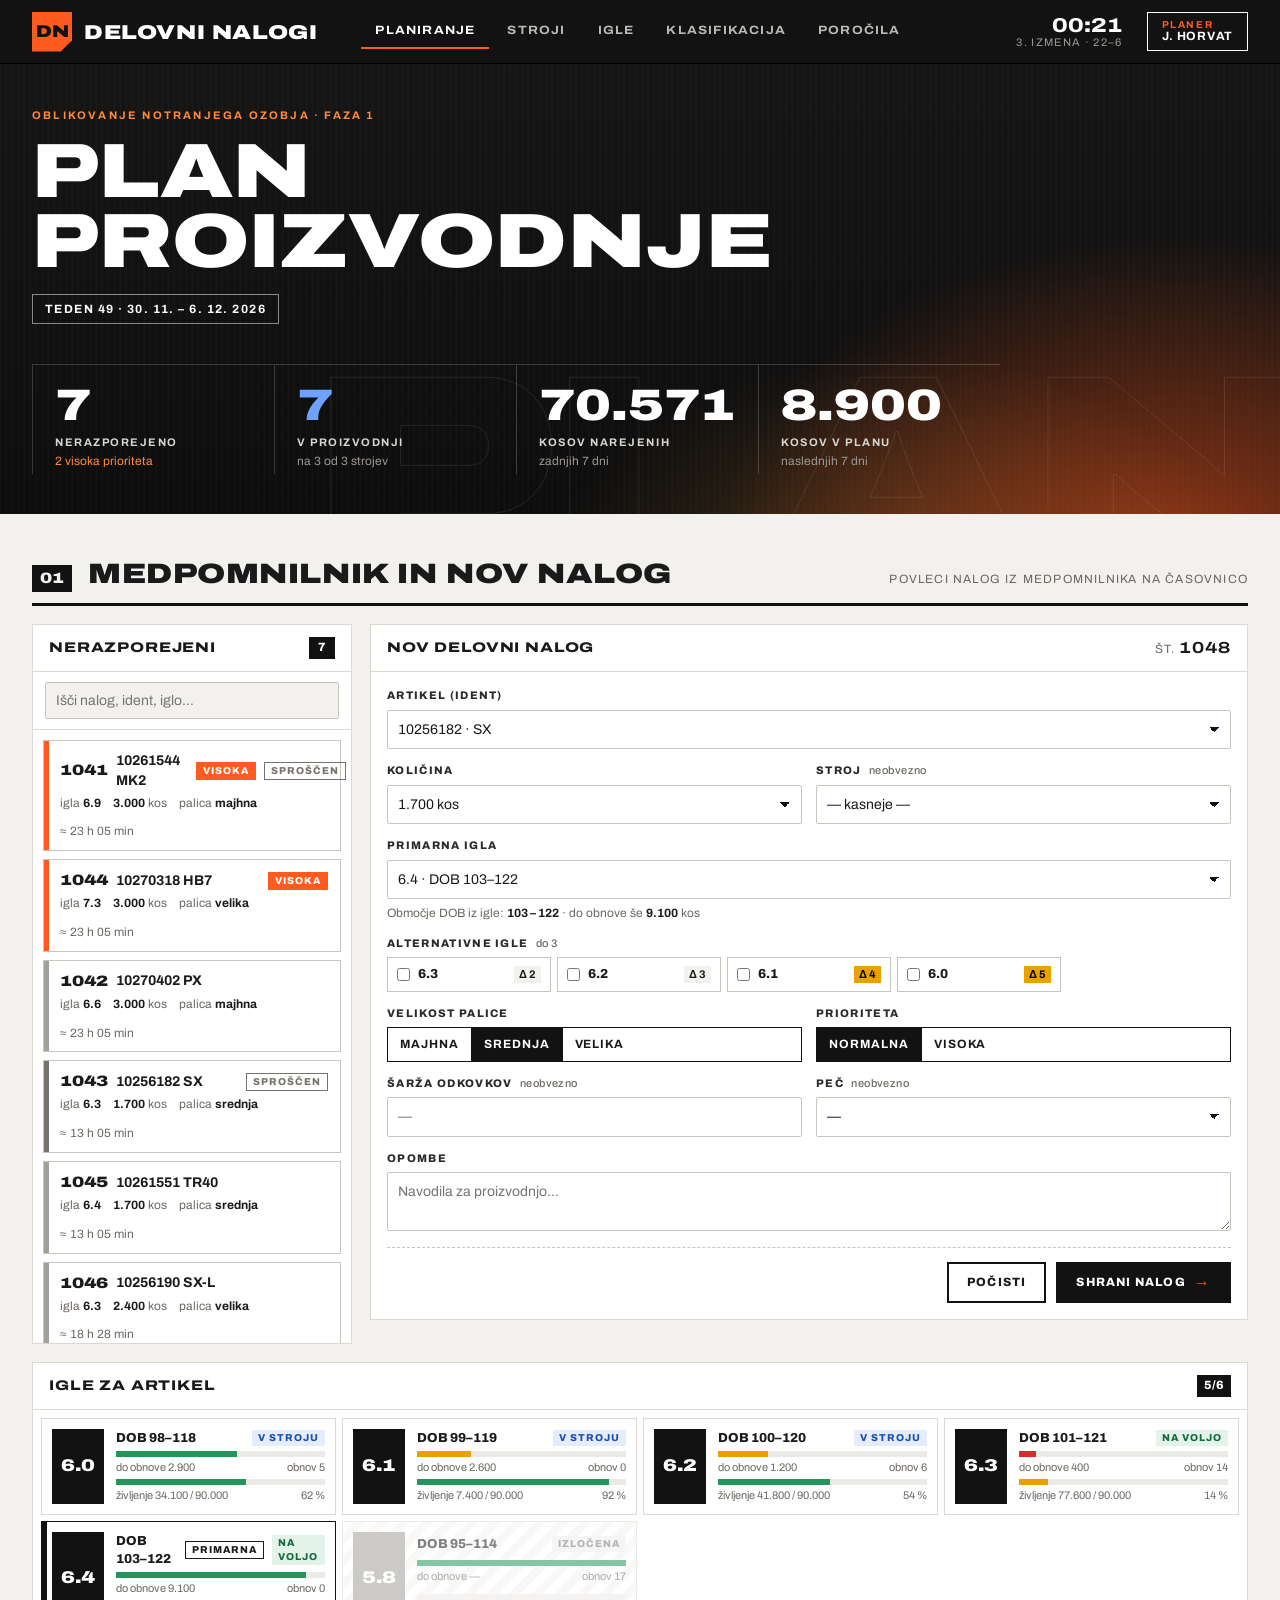
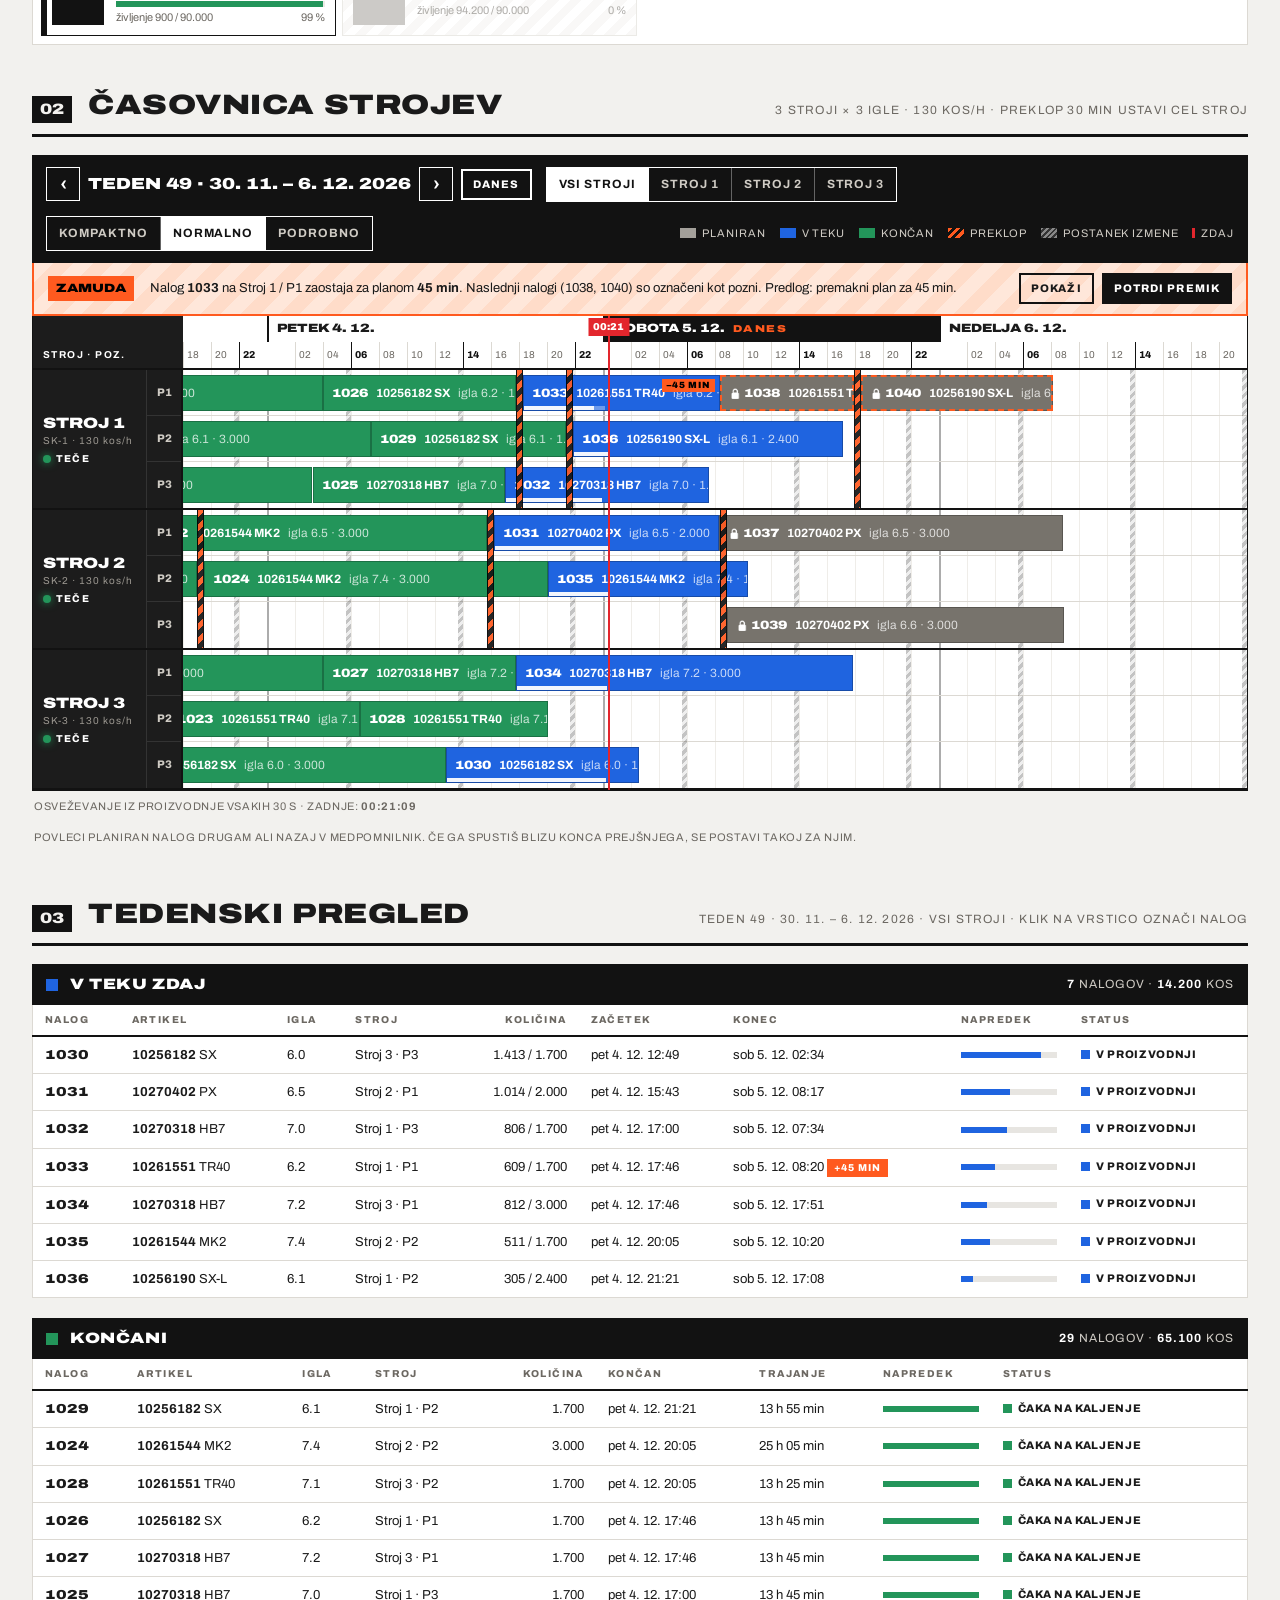
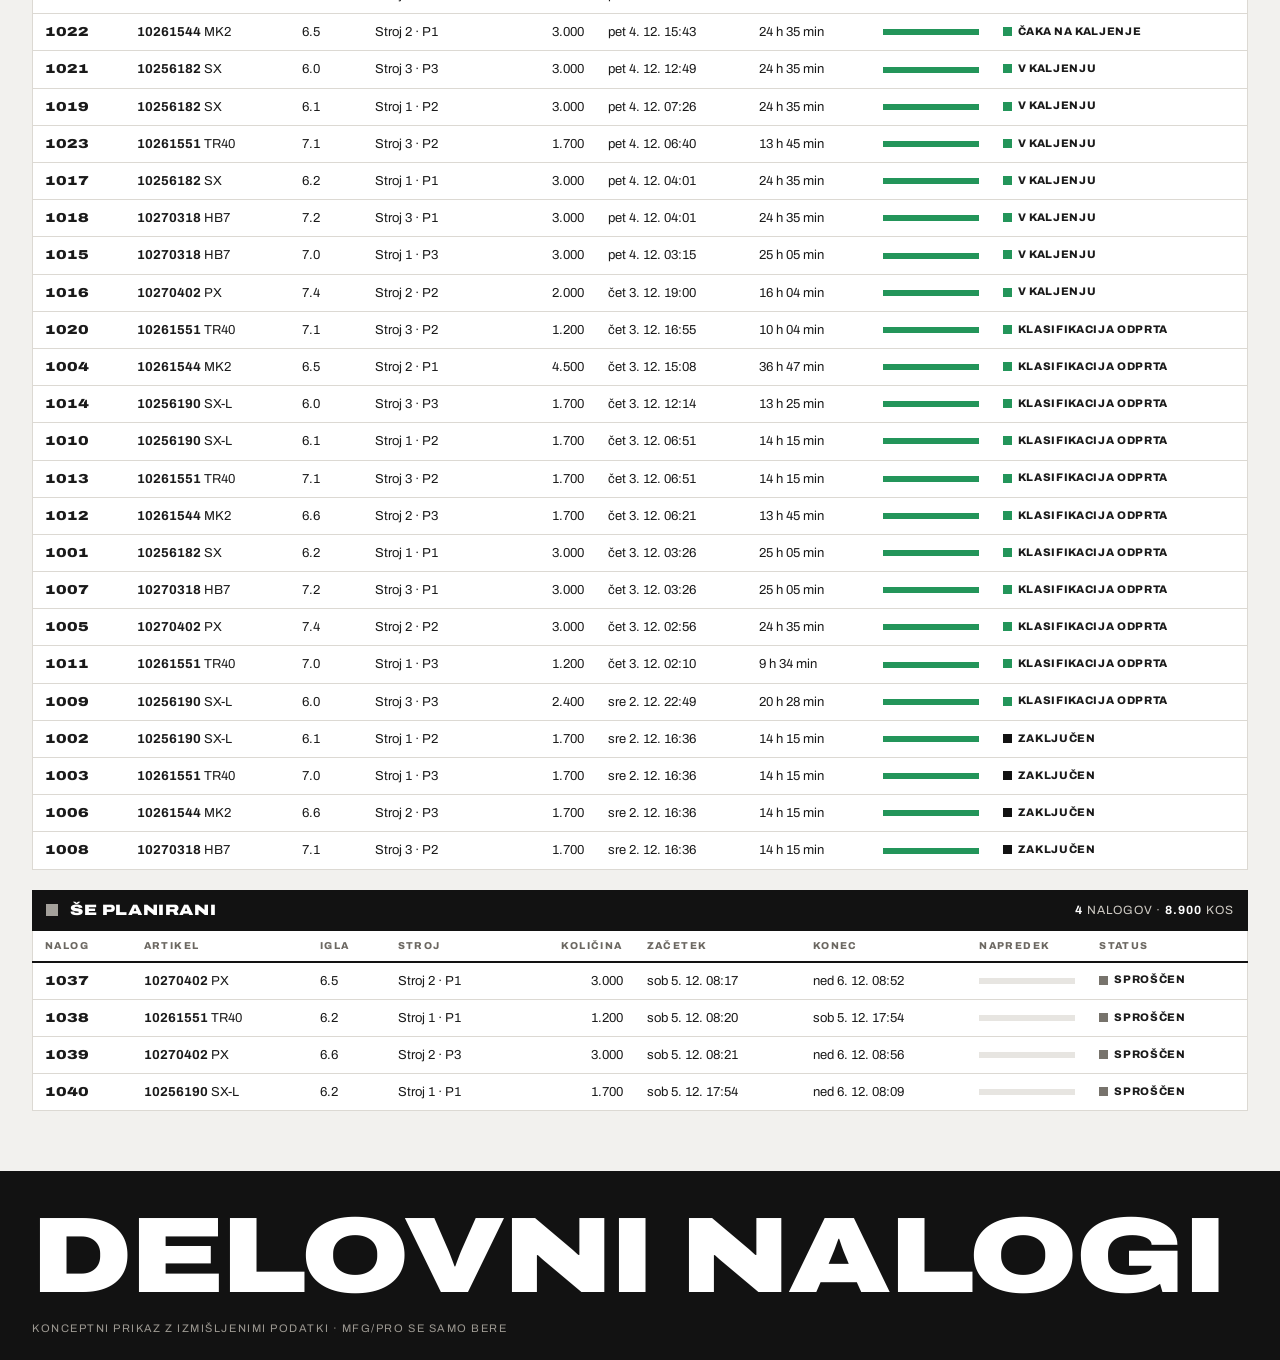
<file: planer/index.html>
<!doctype html>
<html lang="sl">
<head>
<meta charset="utf-8">
<meta name="viewport" content="width=device-width, initial-scale=1">
<title>Planiranje · Delovni nalogi</title>
<link rel="stylesheet" href="css/planer.css">
</head>
<body>

<!-- ============ ZGORNJA VRSTICA ============ -->
<header class="topbar">
  <div class="brand">
    <span class="brand-mark">DN</span>
    <span class="brand-text">DELOVNI NALOGI</span>
  </div>
  <nav class="mainnav">
    <a href="#" class="active">Planiranje</a>
    <a href="#">Stroji</a>
    <a href="#">Igle</a>
    <a href="#">Klasifikacija</a>
    <a href="#">Poročila</a>
  </nav>
  <div class="topbar-right">
    <div class="clock"><span id="clock-time">--:--</span><span id="clock-shift">izmena</span></div>
    <div class="user"><span class="user-role">PLANER</span><span class="user-name">J. Horvat</span></div>
  </div>
</header>

<!-- ============ HERO ============ -->
<section class="hero">
  <div class="hero-bg" aria-hidden="true">PLAN</div>
  <div class="hero-inner">
    <div class="hero-title">
      <div class="eyebrow">Oblikovanje notranjega ozobja · faza 1</div>
      <h1>Plan<br>proizvodnje</h1>
      <div class="hero-week" id="hero-week">Teden --</div>
    </div>
    <div class="kpis">
      <div class="kpi"><div class="kpi-num" id="kpi-buffer">0</div><div class="kpi-lbl">Nerazporejeno</div><div class="kpi-sub" id="kpi-buffer-sub">&nbsp;</div></div>
      <div class="kpi kpi-run"><div class="kpi-num" id="kpi-running">0</div><div class="kpi-lbl">V proizvodnji</div><div class="kpi-sub" id="kpi-running-sub">&nbsp;</div></div>
      <div class="kpi"><div class="kpi-num" id="kpi-done">0</div><div class="kpi-lbl">Kosov narejenih</div><div class="kpi-sub">zadnjih 7 dni</div></div>
      <div class="kpi"><div class="kpi-num" id="kpi-planned">0</div><div class="kpi-lbl">Kosov v planu</div><div class="kpi-sub">naslednjih 7 dni</div></div>
    </div>
  </div>
</section>

<main>

  <!-- ============ 01 MEDPOMNILNIK + NOV NALOG ============ -->
  <section class="block" id="sec-buffer">
    <div class="block-head">
      <span class="block-idx">01</span>
      <h2>Medpomnilnik in nov nalog</h2>
      <span class="block-hint">Povleci nalog iz medpomnilnika na časovnico</span>
    </div>

    <div class="grid-top">
      <!-- medpomnilnik -->
      <div class="panel panel-buffer">
        <div class="panel-head">
          <h3>Nerazporejeni</h3>
          <span class="count" id="buffer-count">0</span>
        </div>
        <div class="buffer-tools">
          <input type="search" id="buffer-search" placeholder="Išči nalog, ident, iglo…">
        </div>
        <ul class="buffer-list" id="buffer-list"></ul>
        <div class="buffer-drop-hint">Spusti sem, da odstraniš s časovnice</div>
      </div>

      <!-- nov nalog -->
      <div class="panel panel-form">
        <div class="panel-head">
          <h3>Nov delovni nalog</h3>
          <span class="next-no">št. <b id="next-no">----</b></span>
        </div>
        <form id="order-form" autocomplete="off">
          <div class="f-row">
            <label class="f f-wide">
              <span>Artikel (ident)</span>
              <select id="f-article" required></select>
            </label>
          </div>
          <div class="f-row">
            <label class="f">
              <span>Količina</span>
              <select id="f-qty"></select>
              <input type="number" id="f-qty-manual" min="1" step="1" placeholder="Vpiši količino" class="hidden">
            </label>
            <label class="f">
              <span>Stroj <em>neobvezno</em></span>
              <select id="f-machine"><option value="">— kasneje —</option></select>
            </label>
          </div>
          <div class="f-row">
            <label class="f f-wide">
              <span>Primarna igla</span>
              <select id="f-needle" required></select>
              <small class="f-note" id="f-needle-range">&nbsp;</small>
            </label>
          </div>
          <div class="f">
            <span class="f-lbl">Alternativne igle <em>do 3</em></span>
            <div class="alt-list" id="f-alts"></div>
          </div>
          <div class="f-row">
            <div class="f">
              <span class="f-lbl">Velikost palice</span>
              <div class="seg" id="f-rod">
                <button type="button" data-v="majhna">Majhna</button>
                <button type="button" data-v="srednja">Srednja</button>
                <button type="button" data-v="velika">Velika</button>
              </div>
            </div>
            <div class="f">
              <span class="f-lbl">Prioriteta</span>
              <div class="seg seg-prio" id="f-prio">
                <button type="button" data-v="normalna" class="on">Normalna</button>
                <button type="button" data-v="visoka">Visoka</button>
              </div>
            </div>
          </div>
          <div class="f-row">
            <label class="f">
              <span>Šarža odkovkov <em>neobvezno</em></span>
              <input type="text" id="f-batch" placeholder="—">
            </label>
            <label class="f">
              <span>Peč <em>neobvezno</em></span>
              <select id="f-furnace"><option value="">—</option></select>
            </label>
          </div>
          <label class="f f-wide">
            <span>Opombe</span>
            <textarea id="f-notes" rows="2" placeholder="Navodila za proizvodnjo…"></textarea>
          </label>
          <div class="f-actions">
            <button type="reset" class="btn btn-ghost">Počisti</button>
            <button type="submit" class="btn btn-primary">Shrani nalog <span class="arrow">→</span></button>
          </div>
        </form>
      </div>

      <!-- igle + detajl -->
      <div class="col-right">
        <div class="panel panel-needles">
          <div class="panel-head">
            <h3>Igle za artikel</h3>
            <span class="count" id="needle-count">0</span>
          </div>
          <ul class="needle-list" id="needle-list"></ul>
        </div>
      </div>
    </div>

  </section>

  <!-- ============ 02 ČASOVNICA ============ -->
  <section class="block" id="sec-timeline">
    <div class="block-head">
      <span class="block-idx">02</span>
      <h2>Časovnica strojev</h2>
      <span class="block-hint">3 stroji × 3 igle · 130 kos/h · preklop 30 min ustavi cel stroj</span>
    </div>

    <div class="tl-bar">
      <div class="week-nav">
        <button class="icon-btn" id="week-prev" title="Prejšnji teden">‹</button>
        <div class="week-label" id="week-label">Teden --</div>
        <button class="icon-btn" id="week-next" title="Naslednji teden">›</button>
        <button class="btn btn-ghost btn-sm" id="week-today">Danes</button>
      </div>
      <div class="seg seg-dark" id="machine-filter"></div>
      <div class="seg seg-dark" id="zoom">
        <button type="button" data-v="8">Kompaktno</button>
        <button type="button" data-v="14" class="on">Normalno</button>
        <button type="button" data-v="26">Podrobno</button>
      </div>
      <div class="legend">
        <span><i class="lg lg-planned"></i>Planiran</span>
        <span><i class="lg lg-running"></i>V teku</span>
        <span><i class="lg lg-done"></i>Končan</span>
        <span><i class="lg lg-co"></i>Preklop</span>
        <span><i class="lg lg-stop"></i>Postanek izmene</span>
        <span><i class="lg lg-now"></i>Zdaj</span>
      </div>
    </div>

    <div class="late-banner hidden" id="late-banner"></div>

    <div class="tl" id="timeline"></div>
    <div class="tl-foot">
      <span>Osveževanje iz proizvodnje vsakih 30 s · zadnje: <b id="last-refresh">--</b></span>
      <span>Povleci planiran nalog drugam ali nazaj v medpomnilnik. Če ga spustiš blizu konca prejšnjega, se postavi takoj za njim.</span>
    </div>
  </section>

  <!-- ============ 03 TEDENSKI PREGLED ============ -->
  <section class="block" id="sec-week">
    <div class="block-head">
      <span class="block-idx">03</span>
      <h2>Tedenski pregled</h2>
      <span class="block-hint" id="week-hint">Klik na vrstico označi nalog na časovnici</span>
    </div>
    <div id="week-groups"></div>
  </section>

</main>

<footer class="foot">
  <div class="foot-word">DELOVNI NALOGI</div>
  <div class="foot-meta">Konceptni prikaz z izmišljenimi podatki · MFG/PRO se samo bere</div>
</footer>

<!-- detajl naloga (predal desno) -->
<aside class="drawer" id="detail" aria-label="Detajl naloga"></aside>

<!-- modal + toast -->
<div class="modal-wrap hidden" id="modal"><div class="modal" id="modal-box"></div></div>
<div class="toasts" id="toasts"></div>

<script src="js/lib/jquery-3.7.1.min.js"></script>
<script src="js/lib/jquery-ui-1.14.1.min.js"></script>
<script src="js/data.js"></script>
<script src="js/planer.js"></script>
</body>
</html>
</file>
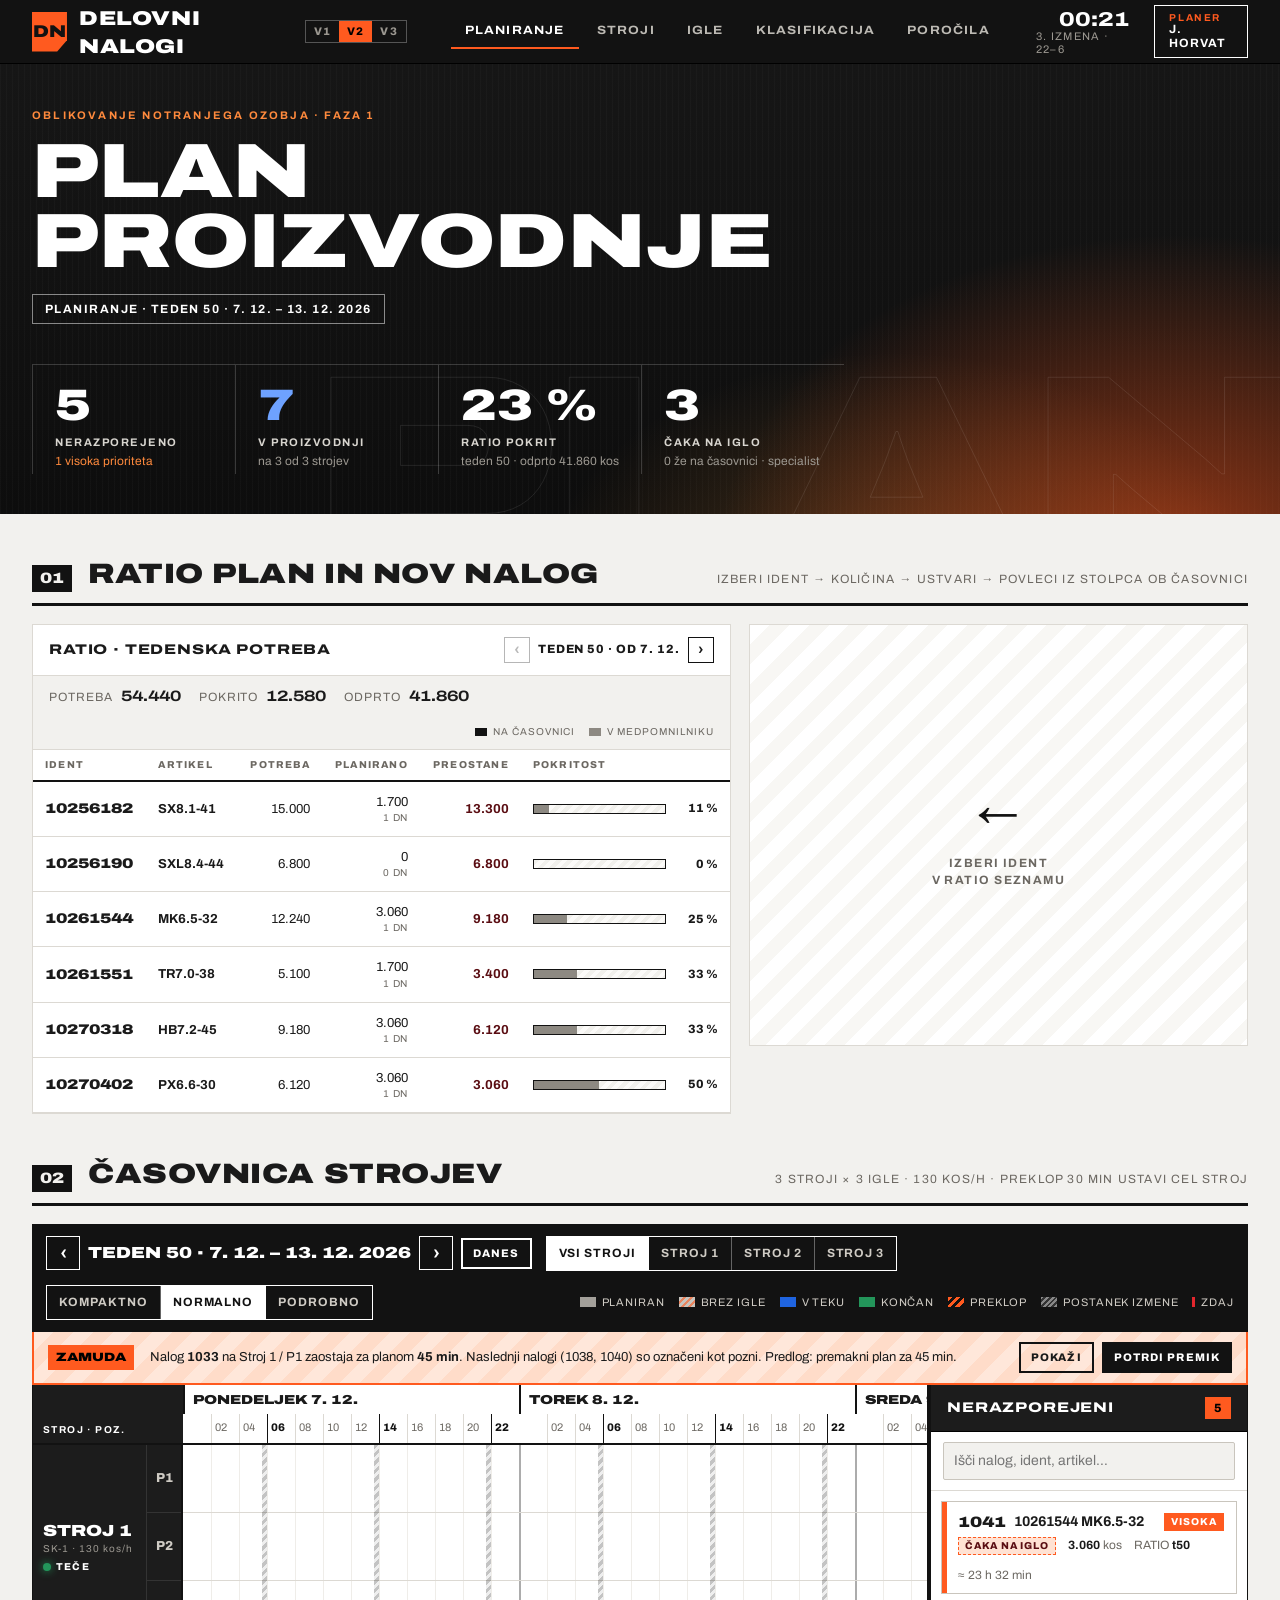
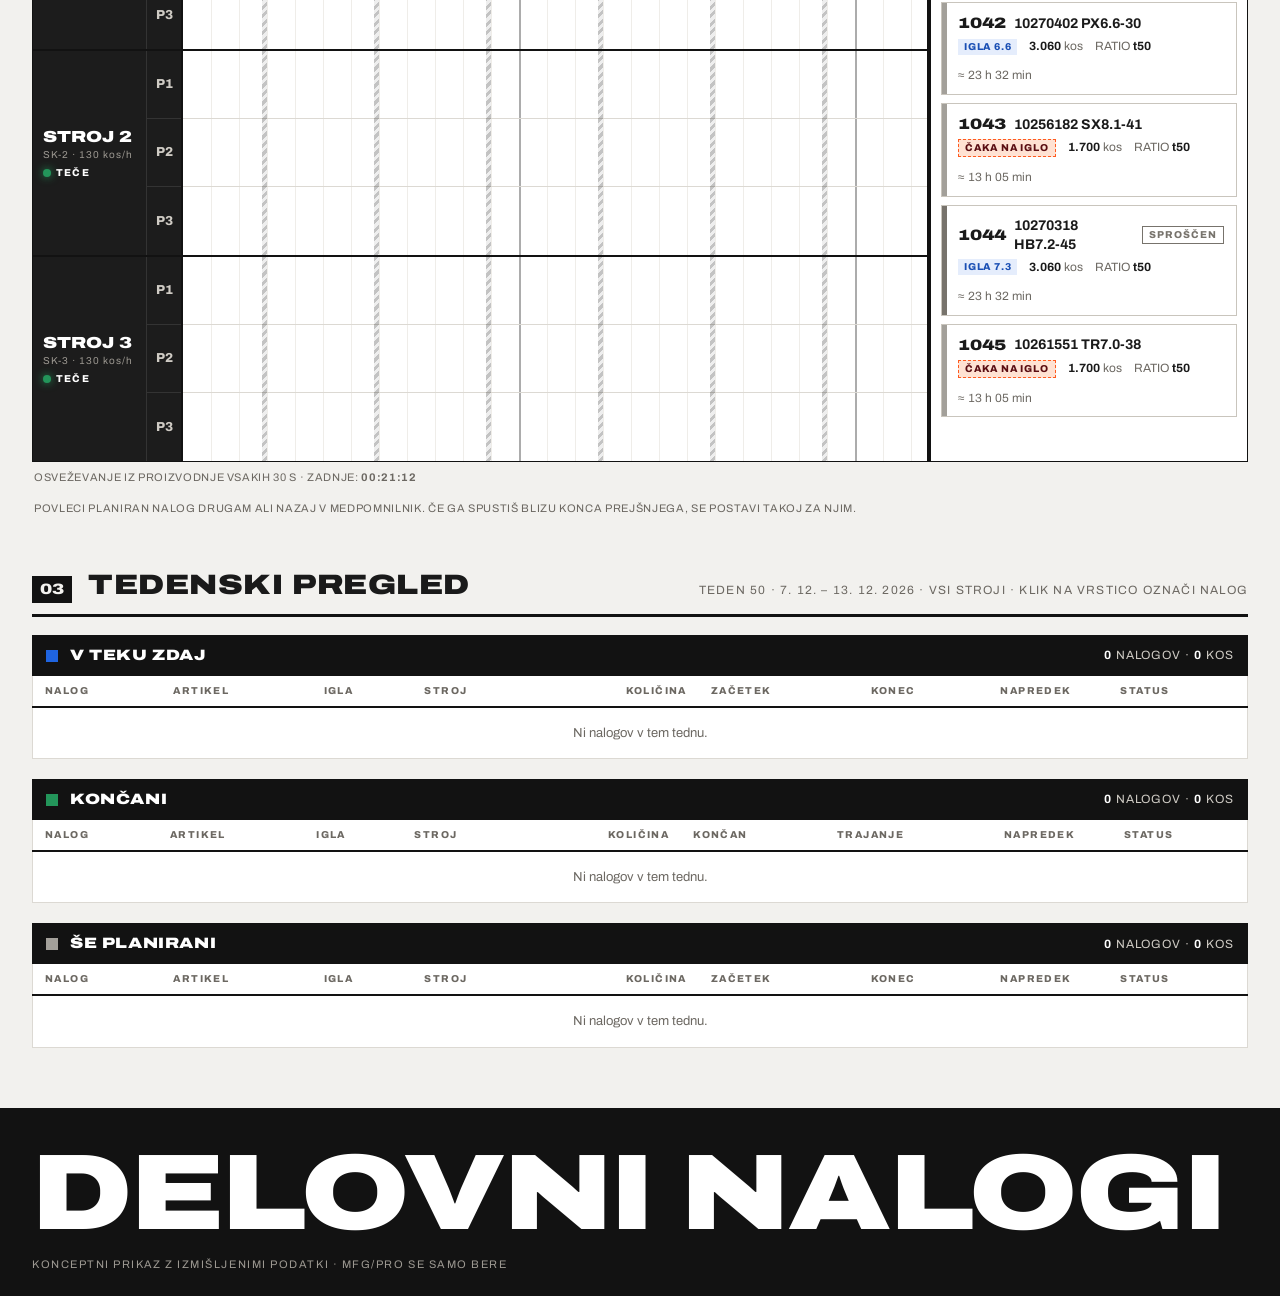
<file: planer/v2.html>
<!doctype html>
<html lang="sl">
<head>
<meta charset="utf-8">
<meta name="viewport" content="width=device-width, initial-scale=1">
<title>Planiranje v2 · Delovni nalogi</title>
<link rel="stylesheet" href="css/planer.css">
<link rel="stylesheet" href="css/planer-v2.css">
</head>
<body>

<!-- ============ ZGORNJA VRSTICA ============ -->
<header class="topbar">
  <div class="brand">
    <span class="brand-mark">DN</span>
    <span class="brand-text">DELOVNI NALOGI</span>
    <span class="ver-switch"><a href="index.html">v1</a><a href="v2.html" class="on">v2</a><a href="v3.html">v3</a></span>
  </div>
  <nav class="mainnav">
    <a href="#" class="active">Planiranje</a>
    <a href="#">Stroji</a>
    <a href="#">Igle</a>
    <a href="#">Klasifikacija</a>
    <a href="#">Poročila</a>
  </nav>
  <div class="topbar-right">
    <div class="clock"><span id="clock-time">--:--</span><span id="clock-shift">izmena</span></div>
    <div class="user"><span class="user-role">PLANER</span><span class="user-name">J. Horvat</span></div>
  </div>
</header>

<!-- ============ HERO ============ -->
<section class="hero">
  <div class="hero-bg" aria-hidden="true">PLAN</div>
  <div class="hero-inner">
    <div class="hero-title">
      <div class="eyebrow">Oblikovanje notranjega ozobja · faza 1</div>
      <h1>Plan<br>proizvodnje</h1>
      <div class="hero-week" id="hero-week">Teden --</div>
    </div>
    <div class="kpis">
      <div class="kpi"><div class="kpi-num" id="kpi-buffer">0</div><div class="kpi-lbl">Nerazporejeno</div><div class="kpi-sub" id="kpi-buffer-sub">&nbsp;</div></div>
      <div class="kpi kpi-run"><div class="kpi-num" id="kpi-running">0</div><div class="kpi-lbl">V proizvodnji</div><div class="kpi-sub" id="kpi-running-sub">&nbsp;</div></div>
      <div class="kpi"><div class="kpi-num" id="kpi-ratio">0 %</div><div class="kpi-lbl">RATIO pokrit</div><div class="kpi-sub" id="kpi-ratio-sub">teden planiranja</div></div>
      <div class="kpi"><div class="kpi-num" id="kpi-noneedle">0</div><div class="kpi-lbl">Čaka na iglo</div><div class="kpi-sub">specialist</div></div>
    </div>
  </div>
</section>

<main>

  <!-- ============ 01 RATIO + NOV NALOG (v2) ============ -->
  <section class="block" id="sec-buffer">
    <div class="block-head">
      <span class="block-idx">01</span>
      <h2>RATIO plan in nov nalog</h2>
      <span class="block-hint">Izberi ident → količina → ustvari → povleci iz stolpca ob časovnici</span>
    </div>

    <div class="grid-v2">
      <!-- RATIO -->
      <div class="panel panel-ratio">
        <div class="panel-head">
          <h3>RATIO · tedenska potreba</h3>
          <div class="ratio-week">
            <button class="icon-btn icon-btn-sm" id="ratio-prev" title="Prejšnji teden">‹</button>
            <span id="ratio-week-label">Teden --</span>
            <button class="icon-btn icon-btn-sm" id="ratio-next" title="Naslednji teden">›</button>
          </div>
        </div>
        <div class="ratio-total" id="ratio-total"></div>
        <table class="rt">
          <thead><tr>
            <th>Ident</th><th>Artikel</th>
            <th class="num">Potreba</th><th class="num">Planirano</th><th class="num">Preostane</th>
            <th class="rt-bar-h">Pokritost</th>
          </tr></thead>
          <tbody id="ratio-body"></tbody>
        </table>
      </div>

      <!-- generator -->
      <div class="panel panel-gen" id="gen"></div>
    </div>
  </section>

  <!-- ============ 02 ČASOVNICA ============ -->
  <section class="block" id="sec-timeline">
    <div class="block-head">
      <span class="block-idx">02</span>
      <h2>Časovnica strojev</h2>
      <span class="block-hint">3 stroji × 3 igle · 130 kos/h · preklop 30 min ustavi cel stroj</span>
    </div>

    <div class="tl-bar">
      <div class="week-nav">
        <button class="icon-btn" id="week-prev" title="Prejšnji teden">‹</button>
        <div class="week-label" id="week-label">Teden --</div>
        <button class="icon-btn" id="week-next" title="Naslednji teden">›</button>
        <button class="btn btn-ghost btn-sm" id="week-today">Danes</button>
      </div>
      <div class="seg seg-dark" id="machine-filter"></div>
      <div class="seg seg-dark" id="zoom">
        <button type="button" data-v="8">Kompaktno</button>
        <button type="button" data-v="14" class="on">Normalno</button>
        <button type="button" data-v="26">Podrobno</button>
      </div>
      <div class="legend">
        <span><i class="lg lg-planned"></i>Planiran</span>
        <span><i class="lg lg-noneedle"></i>Brez igle</span>
        <span><i class="lg lg-running"></i>V teku</span>
        <span><i class="lg lg-done"></i>Končan</span>
        <span><i class="lg lg-co"></i>Preklop</span>
        <span><i class="lg lg-stop"></i>Postanek izmene</span>
        <span><i class="lg lg-now"></i>Zdaj</span>
      </div>
    </div>

    <div class="late-banner hidden" id="late-banner"></div>

    <div class="tl-wrap">
      <div class="tl" id="timeline"></div>

      <!-- medpomnilnik tik ob časovnici -->
      <aside class="panel panel-buffer tl-side">
        <div class="panel-head">
          <h3>Nerazporejeni</h3>
          <span class="count" id="buffer-count">0</span>
        </div>
        <div class="buffer-tools">
          <input type="search" id="buffer-search" placeholder="Išči nalog, ident, artikel…">
        </div>
        <ul class="buffer-list" id="buffer-list"></ul>
        <div class="buffer-drop-hint">Spusti sem, da odstraniš s časovnice</div>
      </aside>
    </div>
    <div class="tl-foot">
      <span>Osveževanje iz proizvodnje vsakih 30 s · zadnje: <b id="last-refresh">--</b></span>
      <span>Povleci planiran nalog drugam ali nazaj v medpomnilnik. Če ga spustiš blizu konca prejšnjega, se postavi takoj za njim.</span>
    </div>
  </section>

  <!-- ============ 03 TEDENSKI PREGLED ============ -->
  <section class="block" id="sec-week">
    <div class="block-head">
      <span class="block-idx">03</span>
      <h2>Tedenski pregled</h2>
      <span class="block-hint" id="week-hint">Klik na vrstico označi nalog na časovnici</span>
    </div>
    <div id="week-groups"></div>
  </section>

</main>

<footer class="foot">
  <div class="foot-word">DELOVNI NALOGI</div>
  <div class="foot-meta">Konceptni prikaz z izmišljenimi podatki · MFG/PRO se samo bere</div>
</footer>

<!-- detajl naloga (predal desno) -->
<aside class="drawer" id="detail" aria-label="Detajl naloga"></aside>

<!-- modal + toast -->
<div class="modal-wrap hidden" id="modal"><div class="modal" id="modal-box"></div></div>
<div class="toasts" id="toasts"></div>

<script src="js/lib/jquery-3.7.1.min.js"></script>
<script src="js/lib/jquery-ui-1.14.1.min.js"></script>
<script src="js/data.js"></script>
<script src="js/ratio.js"></script>
<script src="js/planer-v2.js"></script>
</body>
</html>
</file>
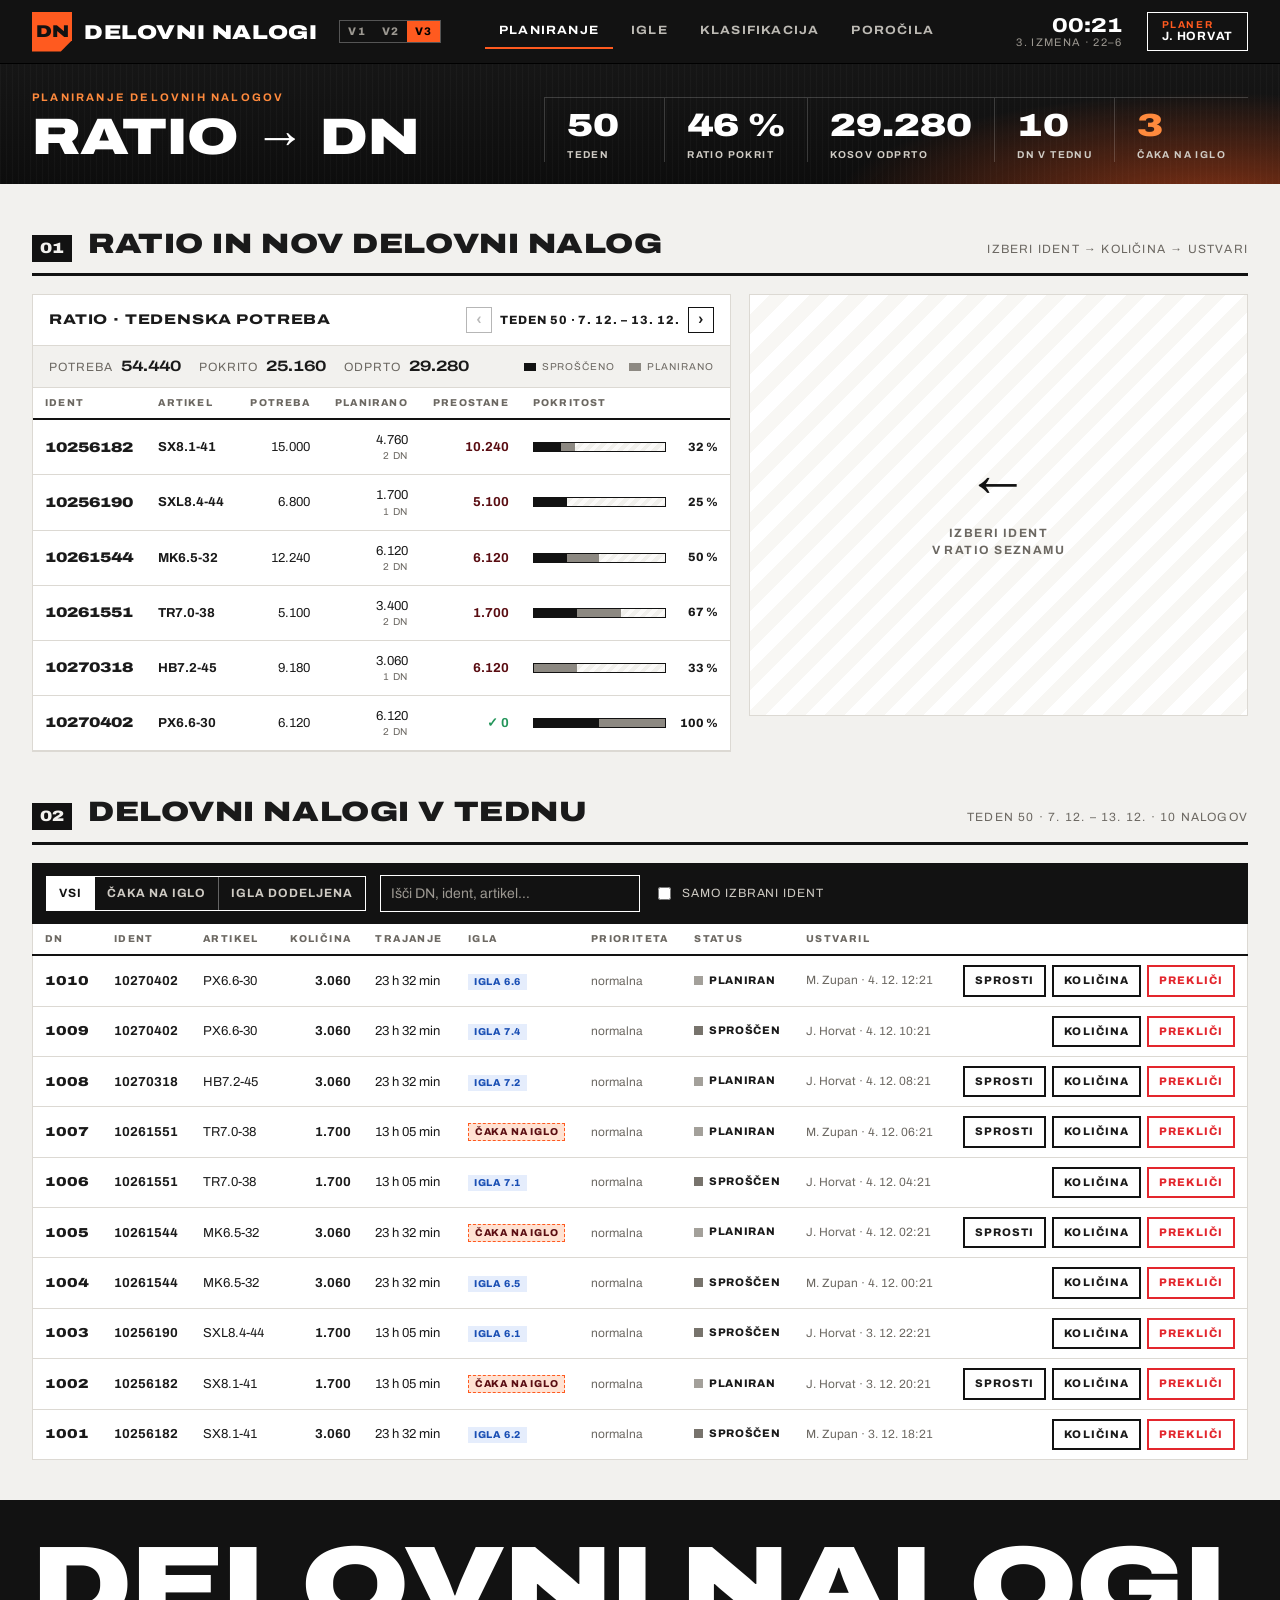
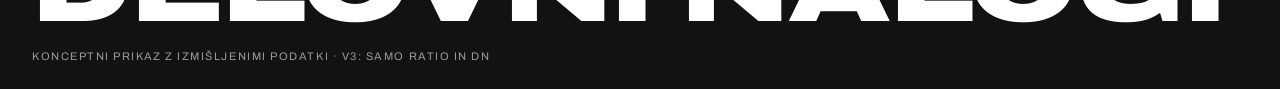
<file: planer/v3.html>
<!doctype html>
<html lang="sl">
<head>
<meta charset="utf-8">
<meta name="viewport" content="width=device-width, initial-scale=1">
<title>Planiranje v3 · Delovni nalogi</title>
<link rel="stylesheet" href="css/planer.css">
<link rel="stylesheet" href="css/planer-v2.css">
<link rel="stylesheet" href="css/planer-v3.css">
</head>
<body>

<header class="topbar">
  <div class="brand">
    <span class="brand-mark">DN</span>
    <span class="brand-text">DELOVNI NALOGI</span>
    <span class="ver-switch"><a href="index.html">v1</a><a href="v2.html">v2</a><a href="v3.html" class="on">v3</a></span>
  </div>
  <nav class="mainnav">
    <a href="#" class="active">Planiranje</a>
    <a href="#">Igle</a>
    <a href="#">Klasifikacija</a>
    <a href="#">Poročila</a>
  </nav>
  <div class="topbar-right">
    <div class="clock"><span id="clock-time">--:--</span><span id="clock-shift">izmena</span></div>
    <div class="user"><span class="user-role">PLANER</span><span class="user-name">J. Horvat</span></div>
  </div>
</header>

<!-- kratek pas namesto velikega hero -->
<section class="strip">
  <div class="strip-title">
    <div class="eyebrow">Planiranje delovnih nalogov</div>
    <h1>RATIO → DN</h1>
  </div>
  <div class="strip-kpis">
    <div class="skpi"><b id="k-week">--</b><span>teden</span></div>
    <div class="skpi"><b id="k-cover">0 %</b><span>RATIO pokrit</span></div>
    <div class="skpi"><b id="k-open">0</b><span>kosov odprto</span></div>
    <div class="skpi"><b id="k-dn">0</b><span>DN v tednu</span></div>
    <div class="skpi skpi-warn"><b id="k-wait">0</b><span>čaka na iglo</span></div>
  </div>
</section>

<main>
  <!-- ============ 01 RATIO + NOV DN ============ -->
  <section class="block">
    <div class="block-head">
      <span class="block-idx">01</span>
      <h2>RATIO in nov delovni nalog</h2>
      <span class="block-hint">Izberi ident → količina → ustvari</span>
    </div>

    <div class="grid-v2">
      <div class="panel panel-ratio">
        <div class="panel-head">
          <h3>RATIO · tedenska potreba</h3>
          <div class="ratio-week">
            <button class="icon-btn icon-btn-sm" id="ratio-prev" title="Prejšnji teden">‹</button>
            <span id="ratio-week-label">Teden --</span>
            <button class="icon-btn icon-btn-sm" id="ratio-next" title="Naslednji teden">›</button>
          </div>
        </div>
        <div class="ratio-total" id="ratio-total"></div>
        <table class="rt">
          <thead><tr>
            <th>Ident</th><th>Artikel</th>
            <th class="num">Potreba</th><th class="num">Planirano</th><th class="num">Preostane</th>
            <th class="rt-bar-h">Pokritost</th>
          </tr></thead>
          <tbody id="ratio-body"></tbody>
        </table>
      </div>

      <div class="panel panel-gen" id="gen"></div>
    </div>
  </section>

  <!-- ============ 02 DELOVNI NALOGI ============ -->
  <section class="block">
    <div class="block-head">
      <span class="block-idx">02</span>
      <h2>Delovni nalogi v tednu</h2>
      <span class="block-hint" id="dn-hint"></span>
    </div>

    <div class="dn-bar">
      <div class="seg seg-dark" id="dn-filter">
        <button type="button" data-v="all" class="on">Vsi</button>
        <button type="button" data-v="wait">Čaka na iglo</button>
        <button type="button" data-v="ready">Igla dodeljena</button>
      </div>
      <input type="search" id="dn-search" placeholder="Išči DN, ident, artikel…">
      <label class="dn-only"><input type="checkbox" id="dn-only-sel"> samo izbrani ident</label>
    </div>

    <table class="wt dn-table">
      <thead><tr>
        <th>DN</th><th>Ident</th><th>Artikel</th><th class="num">Količina</th><th>Trajanje</th>
        <th>Igla</th><th>Prioriteta</th><th>Status</th><th>Ustvaril</th><th></th>
      </tr></thead>
      <tbody id="dn-body"></tbody>
    </table>
  </section>
</main>

<footer class="foot">
  <div class="foot-word">DELOVNI NALOGI</div>
  <div class="foot-meta">Konceptni prikaz z izmišljenimi podatki · v3: samo RATIO in DN</div>
</footer>

<div class="modal-wrap hidden" id="modal"><div class="modal" id="modal-box"></div></div>
<div class="toasts" id="toasts"></div>

<script src="js/lib/jquery-3.7.1.min.js"></script>
<script src="js/data.js"></script>
<script src="js/ratio.js"></script>
<script src="js/planer-v3.js"></script>
</body>
</html>
</file>
<file: planer/css/planer.css>
/* =========================================================
   Planiranje · Delovni nalogi
   Industrijski videz: črni pasovi, široka krepka pisava,
   rdeče-oranžen poudarek vročega odkovka.
   ========================================================= */

@font-face {
  font-family: 'Archivo';
  src: url('../fonts/archivo-latin-wdth-normal.woff2') format('woff2-variations');
  font-weight: 100 900; font-stretch: 62% 125%; font-style: normal; font-display: swap;
  unicode-range: U+0000-00FF, U+0131, U+0152-0153, U+02BB-02BC, U+02C6, U+02DA, U+02DC, U+0304, U+0308, U+0329, U+2000-206F, U+20AC, U+2122, U+2191, U+2193, U+2212, U+2215, U+FEFF, U+FFFD;
}
@font-face {
  font-family: 'Archivo';
  src: url('../fonts/archivo-latin-ext-wdth-normal.woff2') format('woff2-variations');
  font-weight: 100 900; font-stretch: 62% 125%; font-style: normal; font-display: swap;
  unicode-range: U+0100-02BA, U+02BD-02C5, U+02C7-02CC, U+02CE-02D7, U+02DD-02FF, U+0304, U+0308, U+0329, U+1D00-1DBF, U+1E00-1E9F, U+1EF2-1EFF, U+2020, U+20A0-20AB, U+20AD-20C0, U+2113, U+2C60-2C7F, U+A720-A7FF;
}

:root {
  --ink: #121212;
  --ink-2: #1c1c1c;
  --ink-3: #2a2a2a;
  --paper: #f2f1ee;
  --panel: #ffffff;
  --line: #dcd9d3;
  --line-2: #c9c5bd;
  --text: #1a1a1a;
  --muted: #6c6862;
  --molten: #ff5a1f;
  --molten-2: #ff8a3d;
  --maroon: #5a0d12;

  --st-planned: #a3a09a;
  --st-released: #77736c;
  --st-running: #1f64e0;
  --st-done: #23955a;
  --st-now: #e3262d;
  --st-warn: #e9a100;

  --display: 'Archivo', 'Arial Black', Arial, sans-serif;
  --body: 'Archivo', Arial, sans-serif;
  --radius: 2px;
  --gutter: 32px;
}

* { box-sizing: border-box; }
html { scroll-behavior: smooth; }
body {
  margin: 0; background: var(--paper); color: var(--text);
  font-family: var(--body); font-size: 14px; line-height: 1.4;
  font-variant-numeric: tabular-nums;
}
button, input, select, textarea { font: inherit; color: inherit; }
.hidden { display: none !important; }

.disp {
  font-family: var(--display); font-stretch: 125%; font-weight: 900;
  text-transform: uppercase; letter-spacing: .02em;
}

/* ---------- topbar ---------- */
.topbar {
  position: sticky; top: 0; z-index: 50;
  display: flex; align-items: center; gap: 32px;
  height: 64px; padding: 0 var(--gutter);
  background: var(--ink); color: #fff;
  border-bottom: 1px solid #000;
}
.brand { display: flex; align-items: center; gap: 12px; }
.brand-mark {
  display: grid; place-items: center; width: 40px; height: 40px;
  background: var(--molten); color: var(--ink);
  font-family: var(--display); font-stretch: 125%; font-weight: 900; font-size: 17px;
  clip-path: polygon(0 0, 100% 0, 100% 72%, 72% 100%, 0 100%);
}
.brand-text { font-family: var(--display); font-stretch: 125%; font-weight: 900; font-size: 20px; letter-spacing: .03em; }
.mainnav { display: flex; gap: 4px; margin-left: 12px; }
.mainnav a {
  color: #bdbab4; text-decoration: none; padding: 8px 14px;
  font-stretch: 112%; font-weight: 700; text-transform: uppercase; font-size: 12px; letter-spacing: .1em;
  border-bottom: 2px solid transparent;
}
.mainnav a:hover { color: #fff; }
.mainnav a.active { color: #fff; border-bottom-color: var(--molten); }
.topbar-right { margin-left: auto; display: flex; align-items: center; gap: 24px; }
.clock { display: flex; flex-direction: column; align-items: flex-end; line-height: 1.1; }
#clock-time { font-family: var(--display); font-stretch: 125%; font-weight: 800; font-size: 20px; }
#clock-shift { font-size: 11px; color: #9c9891; text-transform: uppercase; letter-spacing: .12em; }
.user { display: flex; flex-direction: column; padding: 6px 14px; border: 1px solid #fff; line-height: 1.15; }
.user-role { font-size: 10px; letter-spacing: .16em; color: var(--molten); font-weight: 700; }
.user-name { font-weight: 700; text-transform: uppercase; letter-spacing: .06em; font-size: 12px; }

/* ---------- hero ---------- */
.hero {
  position: relative; overflow: hidden;
  background:
    radial-gradient(60% 120% at 92% 110%, rgba(255, 90, 31, .55), rgba(255, 90, 31, 0) 60%),
    radial-gradient(40% 80% at 70% 120%, rgba(255, 160, 60, .25), transparent 70%),
    repeating-linear-gradient(90deg, rgba(255,255,255,.025) 0 1px, transparent 1px 6px),
    linear-gradient(180deg, #161616, #0d0d0d);
  color: #fff;
}
.hero-bg {
  position: absolute; right: -2vw; bottom: -6vw;
  font-family: var(--display); font-stretch: 125%; font-weight: 900;
  font-size: 22vw; line-height: .8; letter-spacing: -.02em;
  color: transparent; -webkit-text-stroke: 1px rgba(255,255,255,.09);
  pointer-events: none; user-select: none;
}
.hero-inner {
  position: relative; display: flex; align-items: flex-end; justify-content: space-between; gap: 40px;
  padding: 44px var(--gutter) 40px; flex-wrap: wrap;
}
.eyebrow { color: var(--molten-2); text-transform: uppercase; letter-spacing: .2em; font-size: 11px; font-weight: 700; margin-bottom: 14px; }
.hero h1 {
  margin: 0; font-family: var(--display); font-stretch: 125%; font-weight: 900;
  font-size: clamp(40px, 6vw, 84px); line-height: .9; text-transform: uppercase; letter-spacing: .01em;
}
.hero-week {
  display: inline-block; margin-top: 18px; padding: 6px 12px;
  border: 1px solid rgba(255,255,255,.5); font-weight: 700; letter-spacing: .12em; text-transform: uppercase; font-size: 12px;
}
.kpis { display: grid; grid-template-columns: repeat(4, minmax(140px, 1fr)); gap: 0; border-top: 1px solid rgba(255,255,255,.18); }
.kpi { padding: 18px 22px 4px; border-left: 1px solid rgba(255,255,255,.18); }
.kpi-num { font-family: var(--display); font-stretch: 125%; font-weight: 900; font-size: 44px; line-height: 1; }
.kpi-run .kpi-num { color: #6ea2ff; }
.kpi-lbl { margin-top: 8px; text-transform: uppercase; letter-spacing: .14em; font-size: 11px; font-weight: 700; color: #d8d5cf; }
.kpi-sub { font-size: 12px; color: #9c9891; margin-top: 2px; }

/* ---------- blocks ---------- */
main { padding: 0 var(--gutter) 40px; }
.block { padding-top: 40px; }
.block-head {
  display: flex; align-items: baseline; gap: 16px; flex-wrap: wrap;
  border-bottom: 3px solid var(--ink); padding-bottom: 10px; margin-bottom: 18px;
}
.block-idx {
  font-family: var(--display); font-stretch: 125%; font-weight: 900; font-size: 15px;
  color: var(--paper); background: var(--ink); padding: 3px 8px;
}
.block-head h2 {
  margin: 0; font-family: var(--display); font-stretch: 125%; font-weight: 900;
  font-size: 28px; text-transform: uppercase; letter-spacing: .02em;
}
.block-hint { margin-left: auto; color: var(--muted); font-size: 12px; text-transform: uppercase; letter-spacing: .1em; }

.panel { background: var(--panel); border: 1px solid var(--line); }
.panel-head {
  display: flex; align-items: center; justify-content: space-between;
  padding: 12px 16px; border-bottom: 1px solid var(--line);
}
.panel-head h3 {
  margin: 0; font-family: var(--display); font-stretch: 125%; font-weight: 800;
  font-size: 14px; text-transform: uppercase; letter-spacing: .06em;
}
.count {
  min-width: 26px; height: 22px; padding: 0 7px; display: grid; place-items: center;
  background: var(--ink); color: #fff; font-weight: 800; font-size: 12px;
}
.next-no { font-size: 12px; color: var(--muted); text-transform: uppercase; letter-spacing: .08em; }
.next-no b { color: var(--text); font-family: var(--display); font-stretch: 125%; font-size: 16px; }

.grid-top { display: grid; grid-template-columns: 340px minmax(420px, 1fr) 340px; gap: 18px; align-items: start; }

/* ---------- buffer ---------- */
.panel-buffer { display: flex; flex-direction: column; max-height: 720px; position: relative; }
.buffer-tools { padding: 10px 12px; border-bottom: 1px solid var(--line); }
.buffer-tools input {
  width: 100%; padding: 8px 10px; border: 1px solid var(--line-2); background: var(--paper); border-radius: var(--radius);
}
.buffer-list { list-style: none; margin: 0; padding: 10px; overflow: auto; flex: 1; display: flex; flex-direction: column; gap: 8px; }
.buffer-empty { color: var(--muted); padding: 20px; text-align: center; font-size: 13px; }
.bcard {
  position: relative; padding: 10px 12px 10px 16px; background: #fff;
  border: 1px solid var(--line-2); cursor: grab; transition: transform .12s, box-shadow .12s, border-color .12s;
}
.bcard::before { content: ''; position: absolute; left: 0; top: 0; bottom: 0; width: 5px; background: var(--st-planned); }
.bcard.is-released::before { background: var(--st-released); }
.bcard.is-high::before { background: var(--molten); }
.bcard:hover { border-color: var(--ink); box-shadow: 4px 4px 0 var(--ink); transform: translate(-2px, -2px); }
.bcard.selected { border-color: var(--ink); box-shadow: 4px 4px 0 var(--molten); }
.bcard-top { display: flex; align-items: center; gap: 8px; }
.bcard-no { font-family: var(--display); font-stretch: 125%; font-weight: 900; font-size: 15px; }
.bcard-art { font-weight: 700; }
.bcard-meta { display: flex; gap: 12px; margin-top: 4px; color: var(--muted); font-size: 12px; flex-wrap: wrap; }
.bcard-meta b { color: var(--text); }
.tag {
  display: inline-block; padding: 1px 6px; font-size: 10px; font-weight: 800; letter-spacing: .1em;
  text-transform: uppercase; border: 1px solid currentColor;
}
.tag-high { color: #fff; background: var(--molten); border-color: var(--molten); animation: pulse 2.2s infinite; }
.tag-lock { color: var(--st-released); }
@keyframes pulse { 0%, 100% { box-shadow: 0 0 0 0 rgba(255,90,31,.6); } 50% { box-shadow: 0 0 0 5px rgba(255,90,31,0); } }
.bcard .spacer { flex: 1; }
.buffer-drop-hint {
  display: none; position: absolute; inset: 52px 0 0 0; place-items: center;
  background: repeating-linear-gradient(135deg, rgba(255,90,31,.12) 0 12px, rgba(255,90,31,.04) 12px 24px);
  border: 2px dashed var(--molten); color: var(--maroon); font-weight: 800; text-transform: uppercase; letter-spacing: .1em; font-size: 12px;
}
.panel-buffer.drop-armed .buffer-drop-hint { display: grid; }
.panel-buffer.drop-hover .buffer-drop-hint { background: rgba(255,90,31,.22); }
.ui-draggable-dragging.bcard { box-shadow: 10px 10px 0 rgba(0,0,0,.85); cursor: grabbing; width: 300px; z-index: 1000; }

/* ---------- form ---------- */
#order-form { padding: 16px; display: flex; flex-direction: column; gap: 14px; }
.f-row { display: grid; grid-template-columns: 1fr 1fr; gap: 14px; }
.f { display: flex; flex-direction: column; gap: 6px; min-width: 0; }
.f > span, .f-lbl { font-size: 11px; font-weight: 800; text-transform: uppercase; letter-spacing: .12em; color: var(--ink-3); }
.f em { font-style: normal; color: var(--muted); font-weight: 500; letter-spacing: .04em; text-transform: none; margin-left: 4px; }
.f-wide { grid-column: 1 / -1; }
.f input, .f select, .f textarea {
  width: 100%; padding: 9px 10px; border: 1px solid var(--line-2); background: #fff; border-radius: var(--radius);
  outline: none; transition: border-color .12s, box-shadow .12s;
}
.f input:focus, .f select:focus, .f textarea:focus { border-color: var(--ink); box-shadow: 3px 3px 0 var(--molten); }
.f select { appearance: none; background-image: linear-gradient(45deg, transparent 50%, var(--ink) 50%), linear-gradient(135deg, var(--ink) 50%, transparent 50%); background-position: calc(100% - 16px) 50%, calc(100% - 11px) 50%; background-size: 5px 5px; background-repeat: no-repeat; padding-right: 28px; }
.f textarea { resize: vertical; }
.f-note { color: var(--muted); font-size: 12px; }
.f-note b { color: var(--text); }
.alt-list { display: grid; grid-template-columns: repeat(auto-fill, minmax(150px, 1fr)); gap: 6px; }
.alt {
  display: flex; align-items: center; gap: 8px; padding: 7px 9px; border: 1px solid var(--line-2); cursor: pointer; user-select: none;
  background: #fff; font-size: 13px;
}
.alt input { accent-color: var(--ink); margin: 0; width: auto; flex: none; box-shadow: none; }
.alt .alt-name { font-weight: 800; }
.alt .alt-diff { margin-left: auto; font-size: 11px; font-weight: 700; padding: 1px 5px; background: var(--paper); }
.alt.big .alt-diff { background: var(--st-warn); color: #000; }
.alt.on { border-color: var(--ink); background: #f7f6f3; }
.alt.disabled { opacity: .45; cursor: not-allowed; }
.alt-none { color: var(--muted); font-size: 12px; padding: 6px 0; }
.f-actions { display: flex; justify-content: flex-end; gap: 10px; padding-top: 6px; border-top: 1px dashed var(--line-2); margin-top: 2px; padding-top: 14px; }

/* segmented */
.seg { display: inline-flex; border: 1px solid var(--ink); }
.seg button {
  padding: 8px 12px; border: 0; background: #fff; cursor: pointer; font-weight: 700; font-size: 12px;
  text-transform: uppercase; letter-spacing: .08em; border-right: 1px solid var(--ink);
}
.seg button:last-child { border-right: 0; }
.seg button:hover { background: var(--paper); }
.seg button.on { background: var(--ink); color: #fff; }
.seg-prio button.on[data-v="visoka"] { background: var(--molten); color: #000; }
.seg-dark { border-color: var(--ink); }

/* buttons */
.btn {
  display: inline-flex; align-items: center; gap: 8px; padding: 10px 18px; cursor: pointer;
  border: 2px solid var(--ink); background: #fff; font-weight: 800; text-transform: uppercase; letter-spacing: .1em; font-size: 12px;
  transition: transform .1s, box-shadow .1s, background .1s;
}
.btn:hover { transform: translate(-2px, -2px); box-shadow: 3px 3px 0 var(--ink); }
.btn:active { transform: none; box-shadow: none; }
.btn-primary { background: var(--ink); color: #fff; }
.btn-primary:hover { box-shadow: 3px 3px 0 var(--molten); }
.btn-primary .arrow { color: var(--molten); font-size: 16px; line-height: 1; }
.btn-molten { background: var(--molten); border-color: var(--molten); color: #000; }
.btn-ghost { background: transparent; }
.btn-danger { color: var(--st-now); border-color: var(--st-now); background: #fff; }
.btn-sm { padding: 6px 10px; font-size: 11px; }
.btn[disabled] { opacity: .4; pointer-events: none; }
.icon-btn {
  width: 34px; height: 34px; border: 1px solid var(--ink); background: #fff; cursor: pointer; font-size: 20px; line-height: 1; font-weight: 700;
}
.icon-btn:hover { background: var(--ink); color: #fff; }

/* ---------- needles panel ---------- */
.needle-list { list-style: none; margin: 0; padding: 8px; display: flex; flex-direction: column; gap: 6px; max-height: 660px; overflow: auto; }
.needle {
  display: grid; grid-template-columns: 52px 1fr; gap: 4px 12px; padding: 10px; border: 1px solid var(--line);
  cursor: pointer; background: #fff;
}
.needle:hover { border-color: var(--ink); }
.needle.primary { border-color: var(--ink); box-shadow: inset 5px 0 0 var(--ink); }
.needle.alt-on { box-shadow: inset 5px 0 0 var(--molten-2); }
.needle.unavail { opacity: .55; cursor: default; background: repeating-linear-gradient(135deg, #fff 0 8px, #f5f4f1 8px 16px); }
.needle-name {
  grid-row: span 3; display: grid; place-items: center; background: var(--ink); color: #fff;
  font-family: var(--display); font-stretch: 125%; font-weight: 900; font-size: 17px;
}
.needle.unavail .needle-name { background: var(--st-planned); }
.needle-row { display: flex; align-items: center; gap: 8px; font-size: 12px; }
.needle-row .dob { font-weight: 800; font-size: 13px; }
.needle-row .st { margin-left: auto; font-size: 10px; font-weight: 800; letter-spacing: .1em; text-transform: uppercase; padding: 1px 6px; }
.st-available { background: #e3f3ea; color: #146c3d; }
.st-in_machine { background: #e5edfc; color: #1a4fb4; }
.st-in_refurb { background: #fff2d6; color: #8a5b00; }
.st-retired { background: #eee; color: #777; }
.life { display: flex; flex-direction: column; gap: 3px; }
.life-bar { height: 6px; background: #eceae6; position: relative; overflow: hidden; }
.life-bar i { position: absolute; left: 0; top: 0; bottom: 0; background: var(--st-done); }
.life-bar.warn i { background: var(--st-warn); }
.life-bar.crit i { background: var(--st-now); }
.life-txt { font-size: 11px; color: var(--muted); display: flex; justify-content: space-between; }
.needle-empty { color: var(--muted); padding: 18px; text-align: center; font-size: 13px; }

/* ---------- detail drawer ---------- */
.drawer {
  position: fixed; top: 64px; right: 0; bottom: 0; z-index: 60; width: min(460px, 100vw);
  background: #fff; border-left: 3px solid var(--ink); box-shadow: -14px 0 0 rgba(0,0,0,.06);
  overflow-y: auto; transform: translateX(105%); transition: transform .25s cubic-bezier(.2,.8,.2,1);
  display: flex; flex-direction: column;
}
.drawer.open { transform: none; }
.drawer-x {
  position: absolute; top: 12px; right: 12px; z-index: 2; width: 34px; height: 34px; border: 1px solid #fff;
  background: transparent; color: #fff; font-size: 22px; line-height: 1; cursor: pointer;
}
.drawer-x:hover { background: #fff; color: var(--ink); }
.det-prog { padding: 14px 22px; border-bottom: 1px solid var(--line); display: flex; flex-direction: column; gap: 8px; }
.det-flow { padding: 14px 22px; border-top: 1px solid var(--line); }
.det-actions { padding: 14px 22px; border-top: 1px solid var(--line); background: var(--paper); }
.drawer .hist { padding: 14px 22px 24px; }
.det-id {
  background: var(--ink); color: #fff; padding: 20px 22px; position: relative; overflow: hidden; flex: none;
}
.det-id::after {
  content: ''; position: absolute; right: -40px; bottom: -40px; width: 140px; height: 140px;
  background: radial-gradient(circle, rgba(255,90,31,.6), transparent 65%);
}
.det-no-lbl { font-size: 11px; letter-spacing: .18em; color: #a6a29b; text-transform: uppercase; font-weight: 700; }
.det-no { font-family: var(--display); font-stretch: 125%; font-weight: 900; font-size: 46px; line-height: 1; margin: 4px 0 10px; }
.det-art { font-family: var(--display); font-stretch: 115%; font-weight: 800; font-size: 20px; }
.det-art small { display: block; font-family: var(--body); font-stretch: 100%; font-size: 12px; color: #a6a29b; font-weight: 500; letter-spacing: .06em; }
.det-pills { display: flex; gap: 6px; margin-top: 14px; flex-wrap: wrap; }
.pill { display: inline-flex; align-items: center; gap: 6px; padding: 3px 9px; font-size: 11px; font-weight: 800; letter-spacing: .08em; text-transform: uppercase; background: #fff; color: var(--ink); }
.pill i { width: 8px; height: 8px; display: inline-block; }
.det-body { padding: 16px 22px; display: grid; grid-template-columns: repeat(2, 1fr); gap: 14px 24px; align-content: start; }
.kv { display: flex; flex-direction: column; gap: 2px; min-width: 0; }
.kv span { font-size: 10px; text-transform: uppercase; letter-spacing: .14em; color: var(--muted); font-weight: 700; }
.kv b { font-size: 14px; }
.kv.wide { grid-column: 1 / -1; }
.alt-chip { display: inline-block; padding: 1px 6px; border: 1px solid var(--line-2); margin-right: 4px; font-size: 12px; font-weight: 700; }
.alt-chip.big { background: var(--st-warn); border-color: var(--st-warn); }
.flow { display: grid; grid-template-columns: 1fr 1fr; gap: 0 12px; margin-top: 6px; }
.flow-step { display: flex; align-items: center; gap: 10px; font-size: 12px; color: var(--muted); padding: 3px 0; position: relative; }
.flow-step i { width: 12px; height: 12px; border: 2px solid var(--line-2); background: #fff; flex: none; }
.flow-step.done { color: var(--text); }
.flow-step.done i { background: var(--ink); border-color: var(--ink); }
.flow-step.cur { color: var(--text); font-weight: 800; }
.flow-step.cur i { background: var(--molten); border-color: var(--molten); box-shadow: 0 0 0 3px rgba(255,90,31,.25); }
.det-actions { display: flex; flex-wrap: wrap; gap: 8px; }
.progress { height: 10px; background: #e7e5e1; position: relative; overflow: hidden; }
.progress i { position: absolute; left: 0; top: 0; bottom: 0; background: var(--st-running); }
.progress i.ghost { background: rgba(31,100,224,.25); }
.hist { border-top: 1px dashed var(--line-2); }
.tl-bar-o.is-late { outline: 2px dashed var(--molten); outline-offset: -2px; }
.hist ul { list-style: none; margin: 6px 0 0; padding: 0; font-size: 12px; display: flex; flex-direction: column; gap: 3px; }
.hist li { color: var(--muted); }
.hist li b { color: var(--text); }

/* ---------- timeline ---------- */
.tl-bar {
  display: flex; align-items: center; gap: 14px; flex-wrap: wrap;
  padding: 12px 14px; background: var(--ink); color: #fff;
}
.tl-bar .seg { border-color: #fff; }
.tl-bar .seg button { background: transparent; color: #cfcbc4; border-right-color: rgba(255,255,255,.35); }
.tl-bar .seg button:hover { background: rgba(255,255,255,.08); color: #fff; }
.tl-bar .seg button.on { background: #fff; color: var(--ink); }
.week-nav { display: flex; align-items: center; gap: 8px; }
.week-nav .icon-btn { background: transparent; color: #fff; border-color: #fff; }
.week-nav .icon-btn:hover { background: #fff; color: var(--ink); }
.week-nav .btn-ghost { color: #fff; border-color: #fff; }
.week-nav .btn-ghost:hover { box-shadow: 3px 3px 0 var(--molten); }
.week-label { font-family: var(--display); font-stretch: 125%; font-weight: 900; font-size: 16px; text-transform: uppercase; min-width: 260px; text-align: center; }
.legend { margin-left: auto; display: flex; gap: 14px; flex-wrap: wrap; font-size: 11px; text-transform: uppercase; letter-spacing: .08em; color: #cfcbc4; }
.legend span { display: inline-flex; align-items: center; gap: 6px; }
.lg { width: 16px; height: 10px; display: inline-block; }
.lg-planned { background: var(--st-planned); }
.lg-running { background: var(--st-running); }
.lg-done { background: var(--st-done); }
.lg-co { background: repeating-linear-gradient(135deg, var(--molten) 0 3px, #111 3px 6px); }
.lg-stop { background: repeating-linear-gradient(135deg, #888 0 2px, #333 2px 4px); }
.lg-now { width: 3px; background: var(--st-now); }

.late-banner {
  display: flex; align-items: center; gap: 16px; padding: 10px 14px;
  background: repeating-linear-gradient(135deg, #ffe7da 0 14px, #ffdcc9 14px 28px);
  border: 2px solid var(--molten); border-top: 0; font-size: 13px;
}
.late-banner .lb-icon { font-family: var(--display); font-stretch: 125%; font-weight: 900; background: var(--molten); color: #000; padding: 4px 8px; font-size: 12px; }
.late-banner .lb-text { flex: 1; }
.late-banner .lb-actions { display: flex; gap: 8px; }

.tl {
  --lw: 150px; --lane-h: 46px;
  background: #fff; border: 1px solid var(--ink); border-top: 0;
  overflow-x: auto; overflow-y: hidden; position: relative;
}
.tl-inner { position: relative; }
.tl-head { display: flex; position: sticky; top: 0; z-index: 6; background: #fff; border-bottom: 2px solid var(--ink); }
.tl-corner {
  position: sticky; left: 0; z-index: 7; width: var(--lw); flex: none; background: var(--ink-2); color: #fff;
  display: flex; align-items: flex-end; padding: 6px 10px; font-size: 10px; letter-spacing: .14em; text-transform: uppercase; font-weight: 700;
}
.tl-scale { position: relative; height: 52px; flex: none; }
.tl-day {
  position: absolute; top: 0; height: 26px; border-left: 2px solid var(--ink); padding: 4px 8px;
  font-family: var(--display); font-stretch: 125%; font-weight: 900; font-size: 12px; text-transform: uppercase; white-space: nowrap; overflow: hidden;
}
.tl-day.today { background: var(--ink); color: #fff; }
.tl-day.today::after { content: 'danes'; margin-left: 8px; color: var(--molten); font-size: 10px; letter-spacing: .14em; }
.tl-hour { position: absolute; top: 26px; height: 26px; border-left: 1px solid var(--line); padding: 6px 3px; font-size: 10px; color: var(--muted); }
.tl-hour.shift { border-left: 1px solid var(--ink); color: var(--ink); font-weight: 800; }

.tl-machine { display: flex; border-bottom: 2px solid var(--ink); }
.tl-machine:last-child { border-bottom: 0; }
.tl-mlabel {
  position: sticky; left: 0; z-index: 5; width: var(--lw); flex: none; background: var(--ink-2); color: #fff;
  display: grid; grid-template-columns: 1fr 34px; border-right: 2px solid var(--ink);
}
.tl-mname { display: flex; flex-direction: column; justify-content: center; padding: 0 10px; border-right: 1px solid #333; }
.tl-mname b { font-family: var(--display); font-stretch: 125%; font-weight: 900; font-size: 15px; text-transform: uppercase; }
.tl-mname small { color: #9c9891; font-size: 10px; letter-spacing: .1em; }
.tl-mname .tl-mstate { margin-top: 4px; display: inline-flex; align-items: center; gap: 5px; font-size: 10px; font-weight: 800; letter-spacing: .12em; text-transform: uppercase; }
.tl-mstate i { width: 8px; height: 8px; border-radius: 50%; background: var(--st-done); box-shadow: 0 0 8px var(--st-done); }
.tl-mstate.stopped i { background: var(--molten); box-shadow: 0 0 8px var(--molten); }
.tl-pos { display: flex; flex-direction: column; }
.tl-pos span { height: var(--lane-h); display: grid; place-items: center; font-size: 11px; font-weight: 800; color: #cfcbc4; border-bottom: 1px solid #333; }
.tl-pos span:last-child { border-bottom: 0; }
.tl-track { position: relative; flex: none; }
.tl-lane { position: relative; height: var(--lane-h); border-bottom: 1px solid var(--line); }
.tl-lane:last-child { border-bottom: 0; }
.tl-lane.drop-hover { background: rgba(255, 90, 31, .1); box-shadow: inset 0 0 0 2px var(--molten); }
.tl-lane.drop-armed { background: repeating-linear-gradient(90deg, rgba(0,0,0,.02) 0 20px, transparent 20px 40px); }
.tl-grid { position: absolute; top: 0; bottom: 0; width: 1px; background: #efede9; pointer-events: none; }
.tl-grid.day { background: var(--ink); width: 2px; opacity: .35; }
.tl-stop {
  position: absolute; top: 0; bottom: 0; z-index: 1; pointer-events: none;
  background: repeating-linear-gradient(135deg, rgba(40,40,40,.28) 0 3px, rgba(40,40,40,.08) 3px 6px);
}
.tl-co {
  position: absolute; top: 0; bottom: 0; z-index: 3;
  background: repeating-linear-gradient(135deg, var(--molten) 0 5px, #151515 5px 10px);
  opacity: .92; border-left: 1px solid #000; border-right: 1px solid #000;
}
.tl-co:hover { opacity: 1; outline: 2px solid var(--ink); }
.tl-bar-o {
  position: absolute; top: 5px; height: calc(var(--lane-h) - 10px); z-index: 2;
  background: var(--st-planned); color: #111; overflow: hidden; cursor: pointer;
  display: flex; align-items: center; gap: 8px; padding: 0 8px; white-space: nowrap; font-size: 12px;
  border: 1px solid rgba(0,0,0,.25); transition: box-shadow .12s, filter .12s;
}
.tl-bar-o .b-no { font-family: var(--display); font-stretch: 120%; font-weight: 900; }
.tl-bar-o .b-art { font-weight: 700; }
.tl-bar-o .b-meta { opacity: .75; }
.tl-bar-o.st-released { background: var(--st-released); color: #fff; }
.tl-bar-o.st-released .b-no::before { content: '🔒 '; font-size: 10px; filter: grayscale(1) brightness(3); }
.tl-bar-o.st-planned { background: #c7c4be; }
.tl-bar-o.st-running { background: var(--st-running); color: #fff; }
.tl-bar-o.st-done { background: var(--st-done); color: #fff; }
.tl-bar-o .b-prog { position: absolute; left: 0; bottom: 0; height: 4px; background: #fff; opacity: .9; }
.tl-bar-o .b-plan { position: absolute; left: 0; bottom: 0; height: 4px; background: rgba(255,255,255,.35); }
.tl-bar-o .b-late { position: absolute; right: 4px; top: 3px; background: var(--molten); color: #000; font-size: 9px; font-weight: 900; padding: 0 4px; letter-spacing: .08em; }
.tl-bar-o > *:not(.b-prog):not(.b-plan):not(.b-late) { position: relative; }
.tl-bar-o:hover { box-shadow: 0 0 0 2px var(--ink), 4px 4px 0 2px rgba(0,0,0,.25); z-index: 4; }
.tl-bar-o.sel { box-shadow: 0 0 0 3px var(--molten), 0 0 0 5px var(--ink); z-index: 4; }
.tl-bar-o.flash { animation: flash 1.4s ease-out 2; }
@keyframes flash { 0% { box-shadow: 0 0 0 0 rgba(255,90,31,1), 0 0 0 3px var(--ink); } 100% { box-shadow: 0 0 0 16px rgba(255,90,31,0), 0 0 0 3px var(--ink); } }
.tl-bar-o.st-planned, .tl-bar-o.st-released { cursor: grab; }
.tl-bar-o.ui-draggable-dragging { opacity: .85; cursor: grabbing; box-shadow: 8px 8px 0 rgba(0,0,0,.6); }
.tl-gap-late { position: absolute; top: 5px; height: calc(var(--lane-h) - 10px); z-index: 2; border: 2px dashed var(--molten); background: rgba(255,90,31,.12); pointer-events: none; }
.tl-now { position: absolute; top: 0; bottom: 0; width: 2px; background: var(--st-now); z-index: 8; pointer-events: none; }
.tl-now::before {
  content: attr(data-t); position: absolute; top: 2px; left: 50%; transform: translateX(-50%);
  background: var(--st-now); color: #fff; font-size: 10px; font-weight: 900; padding: 2px 5px; white-space: nowrap;
}
.tl-foot { display: flex; justify-content: space-between; gap: 16px; flex-wrap: wrap; padding: 8px 2px; font-size: 11px; color: var(--muted); text-transform: uppercase; letter-spacing: .06em; }

/* tooltip */
.tip {
  position: fixed; z-index: 200; pointer-events: none; background: var(--ink); color: #fff; padding: 10px 12px; font-size: 12px;
  max-width: 300px; box-shadow: 6px 6px 0 var(--molten);
}
.tip b.t { display: block; font-family: var(--display); font-stretch: 125%; font-weight: 900; font-size: 14px; margin-bottom: 4px; }
.tip .r { display: flex; justify-content: space-between; gap: 16px; }
.tip .r span { color: #a6a29b; }

/* ---------- weekly ---------- */
.wgroup { margin-bottom: 20px; }
.wgroup-head { display: flex; align-items: center; gap: 12px; padding: 10px 14px; background: var(--ink); color: #fff; }
.wgroup-head h3 { margin: 0; font-family: var(--display); font-stretch: 125%; font-weight: 900; font-size: 15px; text-transform: uppercase; letter-spacing: .04em; }
.wgroup-head .dot { width: 12px; height: 12px; }
.wgroup-head .sum { margin-left: auto; font-size: 12px; color: #cfcbc4; text-transform: uppercase; letter-spacing: .08em; }
.wgroup-head .sum b { color: #fff; }
table.wt { width: 100%; border-collapse: collapse; background: #fff; border: 1px solid var(--line); border-top: 0; }
.wt th { text-align: left; font-size: 10px; text-transform: uppercase; letter-spacing: .14em; color: var(--muted); padding: 8px 12px; border-bottom: 2px solid var(--ink); font-weight: 800; }
.wt td { padding: 9px 12px; border-bottom: 1px solid var(--line); font-size: 13px; white-space: nowrap; }
.wt tr { cursor: pointer; }
.wt tbody tr:hover td { background: #f7f6f3; }
.wt tbody tr.sel td { background: #fff1ea; }
.wt tbody tr.sel td:first-child { box-shadow: inset 5px 0 0 var(--molten); }
.wt .no { font-family: var(--display); font-stretch: 125%; font-weight: 900; }
.wt .num { text-align: right; }
.wt .mini { width: 120px; }
.mini-bar { height: 6px; background: #e7e5e1; position: relative; }
.mini-bar i { position: absolute; left: 0; top: 0; bottom: 0; background: var(--st-running); }
.mini-bar.done i { background: var(--st-done); }
.spill { display: inline-flex; align-items: center; gap: 6px; font-size: 11px; font-weight: 800; letter-spacing: .06em; text-transform: uppercase; }
.spill i { width: 9px; height: 9px; display: inline-block; }
.wt-empty td { color: var(--muted); text-align: center; padding: 16px; cursor: default; }

/* ---------- footer ---------- */
.foot { background: var(--ink); color: #fff; padding: 40px var(--gutter) 24px; overflow: hidden; }
.foot-word {
  font-family: var(--display); font-stretch: 125%; font-weight: 900; font-size: clamp(40px, 8.4vw, 150px);
  line-height: .85; letter-spacing: -.01em; white-space: nowrap;
}
.foot-meta { margin-top: 18px; font-size: 11px; color: #9c9891; text-transform: uppercase; letter-spacing: .14em; }

/* ---------- modal + toasts ---------- */
.modal-wrap { position: fixed; inset: 0; z-index: 300; background: rgba(10,10,10,.6); display: grid; place-items: center; padding: 16px; }
.modal { width: min(520px, 100%); background: #fff; border: 2px solid var(--ink); box-shadow: 10px 10px 0 var(--molten); }
.modal-head { background: var(--ink); color: #fff; padding: 14px 18px; font-family: var(--display); font-stretch: 125%; font-weight: 900; text-transform: uppercase; font-size: 16px; }
.modal-body { padding: 18px; display: flex; flex-direction: column; gap: 12px; }
.modal-body p { margin: 0; }
.modal-foot { display: flex; justify-content: flex-end; gap: 10px; padding: 0 18px 18px; }
.toasts { position: fixed; right: 20px; bottom: 20px; z-index: 400; display: flex; flex-direction: column; gap: 8px; }
.toast {
  background: var(--ink); color: #fff; padding: 12px 16px; min-width: 260px; max-width: 380px; font-size: 13px;
  border-left: 6px solid var(--molten); box-shadow: 6px 6px 0 rgba(0,0,0,.2); animation: tin .25s ease-out;
}
.toast b { display: block; text-transform: uppercase; letter-spacing: .08em; font-size: 11px; color: var(--molten-2); }
@keyframes tin { from { transform: translateX(30px); opacity: 0; } }

/* ---------- responsive ---------- */
@media (max-width: 1400px) {
  .grid-top { grid-template-columns: 320px 1fr; }
  .col-right { grid-column: 1 / -1; }
  .needle-list { display: grid; grid-template-columns: repeat(auto-fill, minmax(260px, 1fr)); max-height: none; }
}
@media (max-width: 1100px) {
  .mainnav { display: none; }
  .kpis { grid-template-columns: repeat(2, 1fr); }
}
@media (max-width: 860px) {
  :root { --gutter: 16px; }
  .grid-top { grid-template-columns: 1fr; }
  .f-row { grid-template-columns: 1fr; }
  .clock { display: none; }
  .block-hint { margin-left: 0; }
}
</file>
<file: planer/css/planer-v2.css>
/* =========================================================
   v2: RATIO plan + generator delovnega naloga
   Dopolnilo k planer.css (v1 ostane nespremenjen).
   ========================================================= */

.ver-switch { display: inline-flex; margin-left: 10px; border: 1px solid #555; }
.ver-switch a { color: #9c9891; text-decoration: none; font-size: 11px; font-weight: 800; letter-spacing: .1em; padding: 3px 8px; text-transform: uppercase; }
.ver-switch a.on { background: var(--molten); color: #000; }
.ver-switch a:hover:not(.on) { color: #fff; }

.grid-v2 { display: grid; grid-template-columns: minmax(560px, 1.4fr) minmax(420px, 1fr); gap: 18px; align-items: start; }

/* ---------- RATIO ---------- */
.ratio-week { display: flex; align-items: center; gap: 8px; font-weight: 800; font-size: 12px; text-transform: uppercase; letter-spacing: .08em; }
.icon-btn-sm { width: 26px; height: 26px; font-size: 16px; }
.icon-btn[disabled] { opacity: .3; pointer-events: none; }
.ratio-total {
  display: flex; gap: 18px; flex-wrap: wrap; align-items: center; padding: 10px 16px;
  background: var(--paper); border-bottom: 1px solid var(--line); font-size: 12px; text-transform: uppercase; letter-spacing: .08em; color: var(--muted);
}
.ratio-total b { color: var(--text); font-family: var(--display); font-stretch: 125%; font-size: 15px; letter-spacing: 0; margin-left: 4px; }
.legend-mini { margin-left: auto; display: inline-flex; align-items: center; gap: 6px; font-size: 10px; }
.legend-mini i { width: 12px; height: 8px; display: inline-block; margin-left: 8px; }
table.rt { width: 100%; border-collapse: collapse; }
.rt th { text-align: left; font-size: 10px; text-transform: uppercase; letter-spacing: .12em; color: var(--muted); padding: 8px 12px; border-bottom: 2px solid var(--ink); font-weight: 800; white-space: nowrap; }
.rt td { padding: 11px 12px; border-bottom: 1px solid var(--line); font-size: 13px; white-space: nowrap; }
.rt .num { text-align: right; }
.rt td.num small { display: block; font-size: 10px; color: var(--muted); letter-spacing: .06em; }
.rt tbody tr { cursor: pointer; transition: background .1s; }
.rt tbody tr:hover td { background: #f7f6f3; }
.rt tbody tr.sel td { background: #fff1ea; }
.rt tbody tr.sel td:first-child { box-shadow: inset 6px 0 0 var(--molten); }
.rt .mo { font-family: var(--display); font-stretch: 125%; font-weight: 900; font-size: 14px; }
.rt .desc { color: var(--muted); font-weight: 700; }
.rt-bar-h { width: 30%; }
.rt-bar { display: flex; align-items: center; gap: 8px; }
.rest-open { color: var(--maroon); }
.rest-ok { color: var(--st-done); }
.rest-over { color: #b36b00; }

.cov { position: relative; flex: 1; height: 10px; background: repeating-linear-gradient(135deg, #f1f0ec 0 4px, #fbfaf8 4px 8px); border: 1px solid var(--ink); overflow: hidden; }
.cov i { position: absolute; top: 0; bottom: 0; left: 0; }
.cov-tl { background: var(--ink); }
.cov-buf { background: #8d8982; }
.cov-new { background: repeating-linear-gradient(135deg, var(--molten) 0 4px, var(--molten-2) 4px 8px); animation: covpulse 1.4s ease-in-out infinite; }
@keyframes covpulse { 50% { opacity: .55; } }
.cov-pct { width: 44px; text-align: right; font-weight: 800; font-size: 12px; }
.cov-big { height: 16px; }
.legend-mini .cov-tl, .legend-mini .cov-buf { position: static; }

/* ---------- generator ---------- */
.panel-gen { min-height: 420px; display: flex; flex-direction: column; }
.gen-empty { flex: 1; display: grid; place-content: center; text-align: center; color: var(--muted); text-transform: uppercase; letter-spacing: .12em; font-size: 12px; font-weight: 700; padding: 40px; min-height: 420px;
  background: repeating-linear-gradient(135deg, #fff 0 14px, #f8f7f4 14px 28px); }
.gen-empty-big { font-family: var(--display); font-stretch: 125%; font-weight: 900; font-size: 64px; color: var(--ink); line-height: 1; margin-bottom: 10px; animation: nudge 1.6s ease-in-out infinite; }
@keyframes nudge { 50% { transform: translateX(-10px); } }

.gen-head { background: var(--ink); color: #fff; padding: 18px 20px 16px; position: relative; overflow: hidden; }
.gen-head::after { content: ''; position: absolute; right: -50px; top: -50px; width: 180px; height: 180px; background: radial-gradient(circle, rgba(255,90,31,.55), transparent 65%); }
.gen-mo { font-size: 11px; letter-spacing: .16em; text-transform: uppercase; color: var(--molten-2); font-weight: 800; }
.gen-art { font-family: var(--display); font-stretch: 125%; font-weight: 900; font-size: 36px; line-height: 1.05; margin: 6px 0 14px; position: relative; z-index: 1; }
.gen-art span { font-size: 18px; margin-left: 12px; color: #cfcbc4; }
.gen-stats { display: grid; grid-template-columns: repeat(3, 1fr); border-top: 1px solid rgba(255,255,255,.2); position: relative; z-index: 1; }
.gen-stats div { padding: 10px 0 0; }
.gen-stats div + div { padding-left: 14px; border-left: 1px solid rgba(255,255,255,.2); }
.gen-stats span { display: block; font-size: 10px; letter-spacing: .14em; text-transform: uppercase; color: #a6a29b; font-weight: 700; }
.gen-stats b { font-family: var(--display); font-stretch: 125%; font-weight: 900; font-size: 22px; }
.gen-stats .rest-open { color: var(--molten-2); }
.gen-stats .rest-ok { color: #5fd394; }
.gen-stats .rest-over { color: #ffc35c; }

.gen-body { padding: 16px 20px 20px; display: flex; flex-direction: column; gap: 14px; }
.gen-lbl { font-size: 11px; font-weight: 800; text-transform: uppercase; letter-spacing: .12em; color: var(--ink-3); }
.gen-lbl-list { margin-top: 6px; display: flex; align-items: center; gap: 8px; }
.gen-lbl-list span { background: var(--ink); color: #fff; padding: 0 6px; }
.qtiles { display: grid; grid-template-columns: repeat(auto-fit, minmax(120px, 1fr)); gap: 10px; }
.qtile {
  display: flex; flex-direction: column; align-items: flex-start; gap: 4px; padding: 14px 14px 12px; cursor: pointer; text-align: left;
  background: #fff; border: 2px solid var(--ink); transition: transform .1s, box-shadow .1s, background .1s;
}
.qtile b { font-family: var(--display); font-stretch: 125%; font-weight: 900; font-size: 26px; line-height: 1; }
.qtile span { font-size: 11px; color: var(--muted); text-transform: uppercase; letter-spacing: .08em; font-weight: 700; }
.qtile:hover { transform: translate(-2px, -2px); box-shadow: 4px 4px 0 var(--ink); }
.qtile.on { background: var(--ink); color: #fff; box-shadow: 4px 4px 0 var(--molten); transform: translate(-2px, -2px); }
.qtile.on span { color: #cfcbc4; }
.qtile-other b { font-size: 18px; }
.qtile-other input {
  width: 100%; margin-top: 2px; padding: 4px 6px; border: 0; border-bottom: 2px solid var(--molten); background: transparent; color: #fff;
  font-family: var(--display); font-stretch: 125%; font-weight: 900; font-size: 20px; outline: none;
}
.gen-preview { display: flex; flex-direction: column; gap: 6px; }
.gen-msg { font-size: 13px; }
.gen-msg .warn { color: #b36b00; font-weight: 700; }
.gen-more { border: 1px dashed var(--line-2); padding: 8px 12px; }
.gen-more summary { cursor: pointer; font-size: 11px; font-weight: 800; text-transform: uppercase; letter-spacing: .12em; color: var(--muted); }
.gen-more-body { display: flex; flex-direction: column; gap: 10px; padding-top: 10px; }
.gen-more textarea { width: 100%; padding: 8px 10px; border: 1px solid var(--line-2); resize: vertical; }
.gen-spec { display: flex; gap: 10px; align-items: flex-start; font-size: 12px; color: var(--muted); padding: 10px 12px; background: var(--paper); border-left: 4px solid var(--molten); }
.gen-spec .nb { flex: none; }
.gen-btn { justify-content: center; padding: 16px; font-size: 14px; }

.mo-orders { list-style: none; margin: 0; padding: 0; display: flex; flex-direction: column; gap: 4px; max-height: 240px; overflow: auto; }
.mo-ord { display: grid; grid-template-columns: 52px 80px auto 1fr; align-items: center; gap: 10px; padding: 7px 10px; border: 1px solid var(--line); cursor: pointer; font-size: 12px; }
.mo-ord:hover { border-color: var(--ink); }
.mo-ord b { font-family: var(--display); font-stretch: 125%; font-weight: 900; font-size: 14px; }
.mo-ord .spill { justify-self: end; }

/* ---------- needle status ---------- */
.nb { display: inline-block; padding: 1px 6px; font-size: 10px; font-weight: 800; letter-spacing: .08em; text-transform: uppercase; white-space: nowrap; }
.nb-ok { background: #e5edfc; color: #1a4fb4; }
.nb-wait { background: #ffe2d3; color: var(--maroon); border: 1px dashed var(--molten); }
.bcard-meta .nb { align-self: center; }

/* bar brez igle na časovnici */
.tl-bar-o.no-needle { background-image: repeating-linear-gradient(135deg, rgba(255,255,255,0) 0 6px, rgba(255,90,31,.28) 6px 9px); }
.tl-bar-o.no-needle .b-no::after { content: ' ?'; color: var(--maroon); }
.tl-bar-o.st-released.no-needle .b-no::after { color: var(--molten-2); }
.lg-noneedle { background: #c7c4be repeating-linear-gradient(135deg, transparent 0 3px, rgba(255,90,31,.6) 3px 5px); }

@media (max-width: 1200px) {
  .grid-v2 { grid-template-columns: 1fr; }
}
@media (max-width: 860px) {
  .grid-v2 { grid-template-columns: 1fr; }
  .panel-ratio { overflow-x: auto; }
}

/* ---------- medpomnilnik ob časovnici ---------- */
.tl-wrap { display: grid; grid-template-columns: minmax(0, 1fr) 320px; align-items: stretch; }
.tl-wrap .tl { min-width: 0; }
.tl-side { border: 1px solid var(--ink); border-top: 0; border-left: 3px solid var(--ink); max-height: none; min-height: 480px; }
.tl-side .panel-head { background: var(--ink-2); color: #fff; border-bottom-color: #000; }
.tl-side .panel-head .count { background: var(--molten); color: #000; }
.tl-side .buffer-list { flex: 1 1 0; min-height: 0; }

/* višja časovnica */
.tl-wrap .tl { --lane-h: 68px; }
.tl-wrap .tl-bar-o { flex-wrap: wrap; align-content: center; row-gap: 2px; font-size: 13px; padding: 0 10px; }
.tl-wrap .tl-bar-o .b-no { font-size: 15px; }
.tl-wrap .tl-bar-o .b-meta { flex-basis: 100%; font-size: 12px; }
.tl-wrap .tl-pos span { font-size: 13px; }
.tl-wrap .tl-mname b { font-size: 16px; white-space: nowrap; }
.tl-wrap .tl-bar-o { align-items: flex-start; }
.tl-wrap .tl-bar-o > span { white-space: nowrap; }
.tl-wrap .tl-bar-o .b-no, .tl-wrap .tl-bar-o .b-art { line-height: 1.2; }
.tl-wrap .tl-scale { height: 58px; }
.tl-wrap .tl-day { height: 29px; font-size: 13px; padding-top: 6px; }
.tl-wrap .tl-hour { top: 29px; height: 29px; font-size: 11px; }

@media (max-width: 1100px) {
  .tl-wrap { grid-template-columns: 1fr; }
  .tl-side { border-left: 1px solid var(--ink); min-height: 0; max-height: 420px; }
}
.rt .art { font-weight: 700; }
</file>
<file: planer/css/planer-v3.css>
/* =========================================================
   v3: samo RATIO in DN – dopolnilo k planer.css + planer-v2.css
   ========================================================= */

.strip {
  display: flex; align-items: flex-end; justify-content: space-between; gap: 24px; flex-wrap: wrap;
  padding: 26px var(--gutter) 22px; color: #fff;
  background:
    radial-gradient(50% 160% at 95% 120%, rgba(255, 90, 31, .5), transparent 60%),
    repeating-linear-gradient(90deg, rgba(255,255,255,.025) 0 1px, transparent 1px 6px),
    linear-gradient(180deg, #161616, #0d0d0d);
}
.strip h1 { margin: 0; font-family: var(--display); font-stretch: 125%; font-weight: 900; font-size: clamp(32px, 4vw, 54px); line-height: .95; text-transform: uppercase; }
.strip .eyebrow { margin-bottom: 8px; }
.strip-kpis { display: flex; flex-wrap: wrap; border-top: 1px solid rgba(255,255,255,.18); }
.skpi { padding: 12px 22px 0; border-left: 1px solid rgba(255,255,255,.18); min-width: 120px; }
.skpi b { display: block; font-family: var(--display); font-stretch: 125%; font-weight: 900; font-size: 32px; line-height: 1; }
.skpi span { display: block; margin-top: 6px; font-size: 10px; letter-spacing: .14em; text-transform: uppercase; color: #cfcbc4; font-weight: 700; }
.skpi-warn b { color: var(--molten-2); }

/* seznam DN */
.dn-bar { display: flex; align-items: center; gap: 14px; flex-wrap: wrap; padding: 12px 14px; background: var(--ink); color: #fff; }
.dn-bar .seg { border-color: #fff; }
.dn-bar .seg button { background: transparent; color: #cfcbc4; border-right-color: rgba(255,255,255,.35); }
.dn-bar .seg button.on { background: #fff; color: var(--ink); }
.dn-bar input[type="search"] { padding: 8px 10px; min-width: 260px; border: 1px solid #fff; background: transparent; color: #fff; }
.dn-bar input[type="search"]::placeholder { color: #9c9891; }
.dn-only { display: inline-flex; align-items: center; gap: 8px; font-size: 12px; text-transform: uppercase; letter-spacing: .08em; color: #cfcbc4; cursor: pointer; }
.dn-only input { accent-color: var(--molten); }

.dn-table tbody tr { cursor: pointer; }
.dn-table td.act > div { display: flex; gap: 6px; justify-content: flex-end; }
.dn-table .muted { color: var(--muted); font-size: 12px; }
.dn-table tr.same-art td { background: #fff8f4; }
.dn-table tr.same-art td:first-child { box-shadow: inset 5px 0 0 var(--molten); }
.dn-table tr.is-cancelled td { color: var(--muted); text-decoration: line-through; background: #faf9f7; }
.dn-table tr.is-cancelled td em { text-decoration: none; }
.dn-table tr.dn-note td { padding-top: 0; font-size: 12px; color: var(--muted); border-top: 0; }
.dn-table tr.dn-note { cursor: default; }
.dn-table tr.flash-row td { animation: rowflash 1.6s ease-out; }
@keyframes rowflash { 0% { background: rgba(255,90,31,.45); } 100% { background: transparent; } }
</file>
